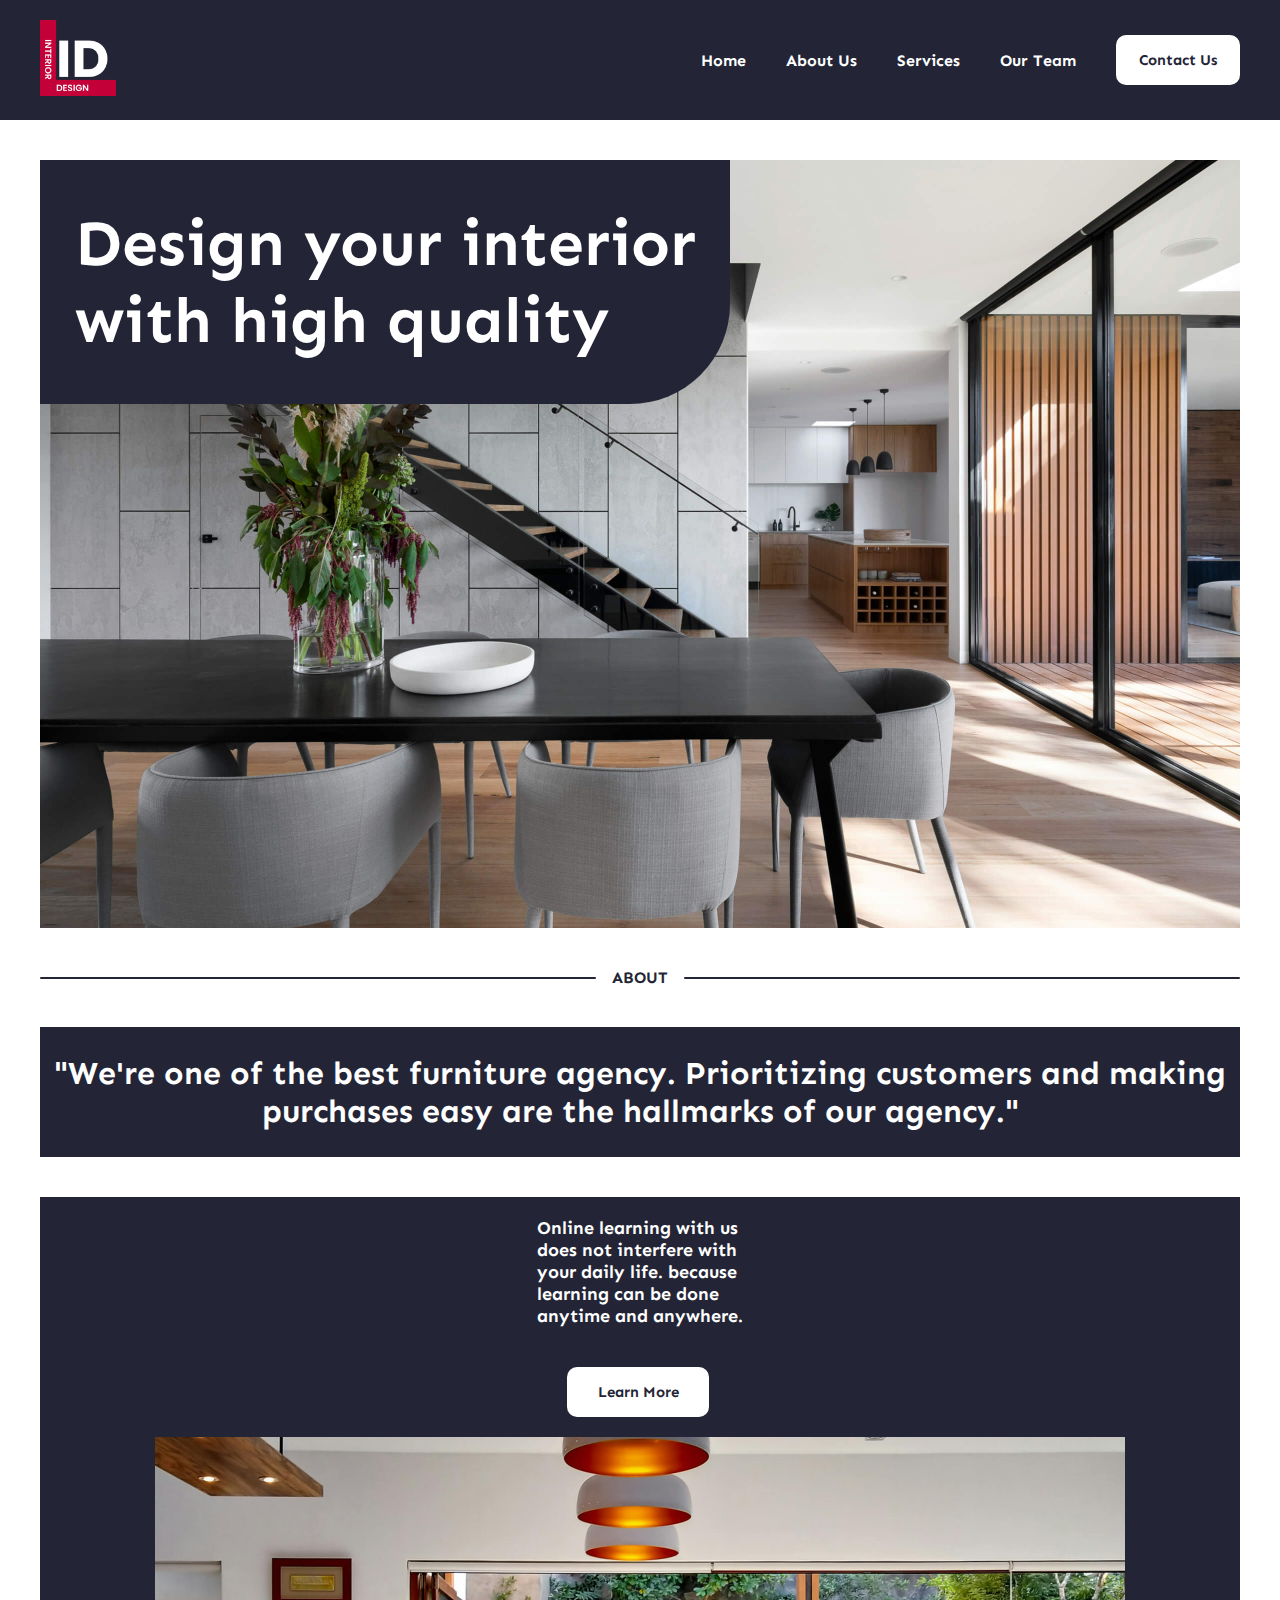
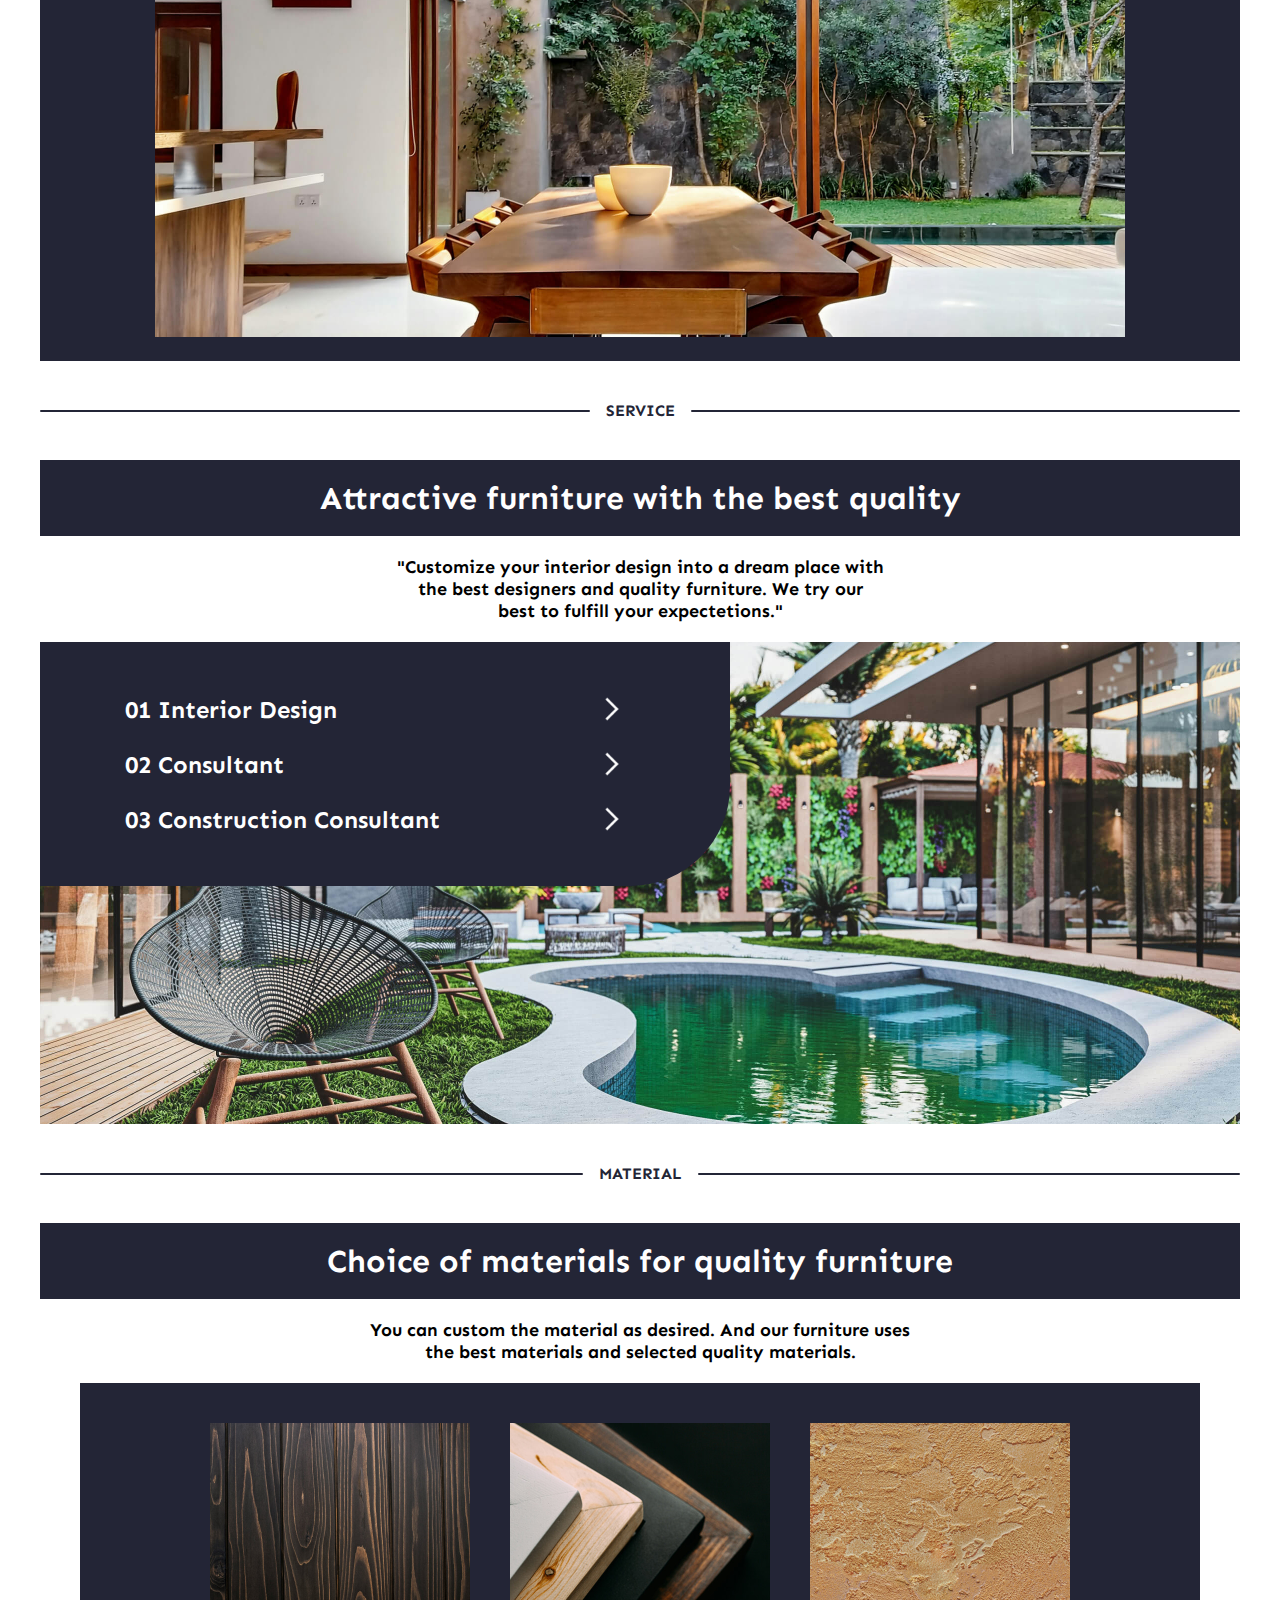
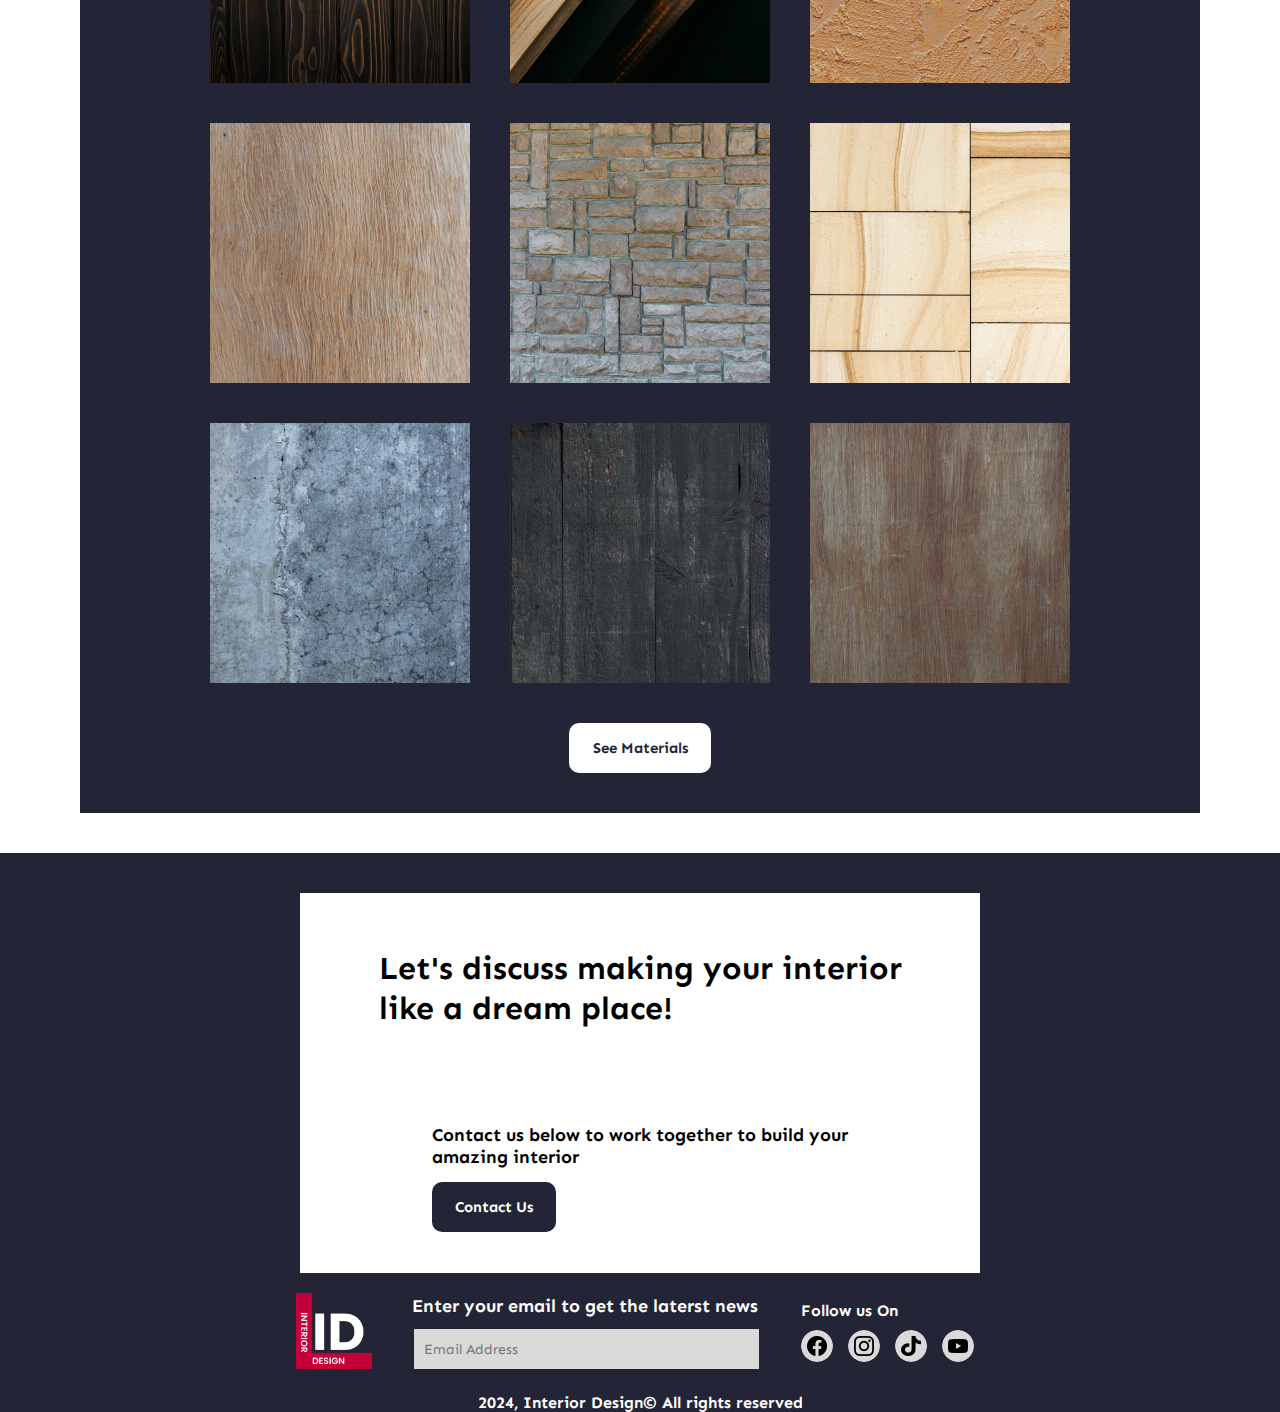
<file: 1_Home/index.html>
<!DOCTYPE html>
<html lang="en">

<head>
    <meta charset="UTF-8">
    <meta name="viewport" content="width=device-width, initial-scale=1.0">
    <title>Home</title>
    <link rel="stylesheet" href="styles.css">

    <!--------------------------------------- шрифт ---------------------------------------->
    <style>
        @import url('https://fonts.googleapis.com/css2?family=Sen:wght@400..800&display=swap');
    </style>
    <!-------------------------------------------------------------------------------------->

</head>

<body>

    <header>
        <nav class="container-nav">
            <div class="logo">
                <img src="images/Logo.png" alt="logo" class="logo" />
            </div>
            <input id="menu-toggle" type="checkbox" />
            <label class="menu-button-container flex-column justify-between" for="menu-toggle">
                <span></span>
                <span></span>
                <span></span>
            </label>
            <ul class="menu">
                <li><a href="/1_Home/index.html">Home</a></li>
                <li><a href="/2_About Us/index.html">About Us</a></li>
                <li><a href="/3_Services/index.html">Services</a></li>
                <li><a href="/4_Our Team/index.html">Our Team</a></li>
                <li><a href="/5_Contact Us/index.html"><button>Contact Us</button></a></li>
            </ul>
        </nav>
    </header>

    <main>
        <div class="container-home">
            <div class="group-home">
                <p>Design your interior <br> with high quality</p>
            </div>
        </div>

        <div class="lines-1">
            <hr class="line-1">
            <h4>ABOUT</h4>
            <hr class="line-1">
        </div>

        <div class="text-1">
            <p> "We're one of the best furniture agency. Prioritizing customers and making <br> purchases
                easy are the hallmarks of our agency."
            </p>
        </div>

        <div class="container-learn">

            <div class="group-learn">
                <div class="block-learn">Online learning with us <br> does not interfere with <br> your daily life.
                    because <br>
                    learning can be done <br> anytime and anywhere.
                    <button class="btn2">
                        Learn More
                    </button>
                </div>
            </div>
            <div class="image-learn"><img src="images/Banner_2.jpg" alt=""></div>
        </div>

        <div class="lines-2">
            <hr class="line-2">
            <h4>SERVICE</h4>
            <hr class="line-2">
        </div>

        <div class="text-2">
            <p>Attractive furniture with the best quality</p>
        </div>

        <div class="text-3">
            <p>"Customize your interior design into a dream place with <br> the best designers and quality furniture.
                We
                try our <br>
                best to fulfill your expectetions."</p>
        </div>

        <div class="container-banner-3">
            <div class="blocks">
                <div class="block_1">
                    <p>01 Interior Design</p><a href="#"><img src="images/right_1.png" alt="#"></a>
                </div>
                <div class="block_2">
                    <p>02 Consultant</p><a href="#"><img src="images/right_1.png" alt="#"></a>
                </div>
                <div class="block_3">
                    <p>03 Construction Consultant</p><a href="#"><img src="images/right_1.png" alt="#"></a>
                </div>
            </div>
        </div>

        <div class="lines-3">
            <hr class="line-3">
            <h4>MATERIAL</h4>
            <hr class="line-3">
        </div>

        <div class="text-4">
            <p>Choice of materials for quality furniture</p>
        </div>

        <div class="text-5">
            <p>You can custom the material as desired. And our furniture uses <br> the best materials and selected
                quality
                materials.</p>
        </div>

        <div class="container grid">

            <div class="cards-collection grid">
                <div class="card"><img src="images/image_1.jpg" alt=""></div>
                <div class="card"><img src="images/image_2.jpg" alt=""></div>
                <div class="card"><img src="images/image_3.jpg" alt=""></div>
                <div class="card"><img src="images/image_4.jpg" alt=""></div>
                <div class="card"><img src="images/image_5.jpg" alt=""></div>
                <div class="card"><img src="images/image_6.jpg" alt=""></div>
                <div class="card"><img src="images/image_7.jpg" alt=""></div>
                <div class="card"><img src="images/image_8.jpg" alt=""></div>
                <div class="card"><img src="images/image_9.jpg" alt=""></div>
            </div>

            <div class="container-button">
                <button class="btn3">See Materials</button>
            </div>
        </div>
    </main>

    <footer>
        <div class="footer-containers-1">
            <div class="f-container-1">
                <div class="f-block-1">
                    <p>Let's discuss making your interior <br> like a dream place!</p>
                </div>
            </div>
            <div class="f-container-2">
                <div class="f-block-2">
                    <p>Contact us below to work together to build your <br> amazing interior</p>
                    <button>
                        Contact Us
                    </button>
                </div>
            </div>
        </div>

        <div class="footer-containers-2">
            <div class="f-container-3">
                <div class="f-block-3">
                    <img src="images/Logo.png" alt="logo">
                </div>
            </div>
            <div class="f-container-4">
                <div class="f-block-4">
                    <p>Enter your email to get the laterst news</p>
                    <Input class="mail" type="text" placeholder="Email Address"></Input>
                </div>
            </div>
            <div class="f-container-5">
                <div class="f-block-5">Follow us On
                    <nav>
                        <a href="#"><img src="images/Group 1480.png" alt=""></a>
                        <a href="#"><img src="images/Group 2480.png" alt=""></a>
                        <a href="#"><img src="images/Group 3480.png" alt=""></a>
                        <a href="#"><img src="images/Group 4480.png" alt=""></a>
                    </nav>
                </div>
            </div>
        </div>
        <div class="copy">2024, Interior Design&copy; All rights reserved</div>
    </footer>

</body>
</html>
</file>
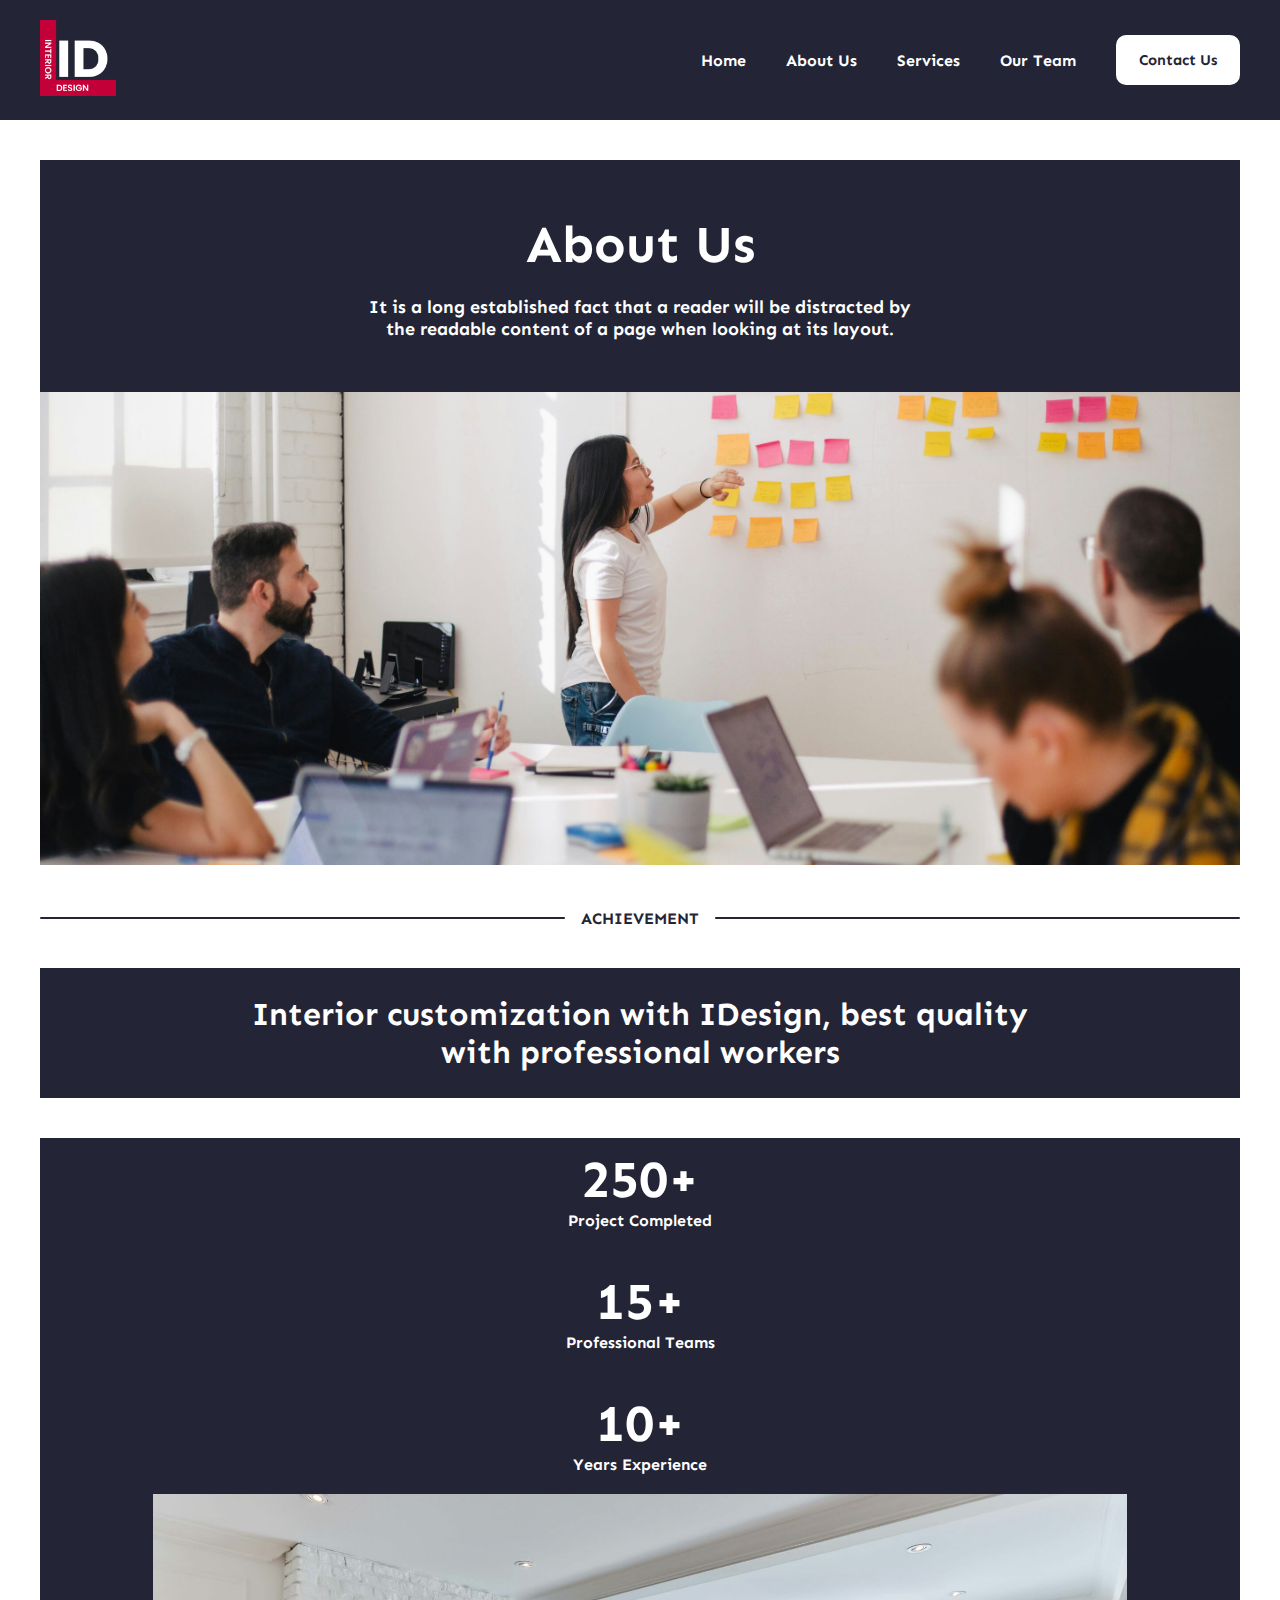
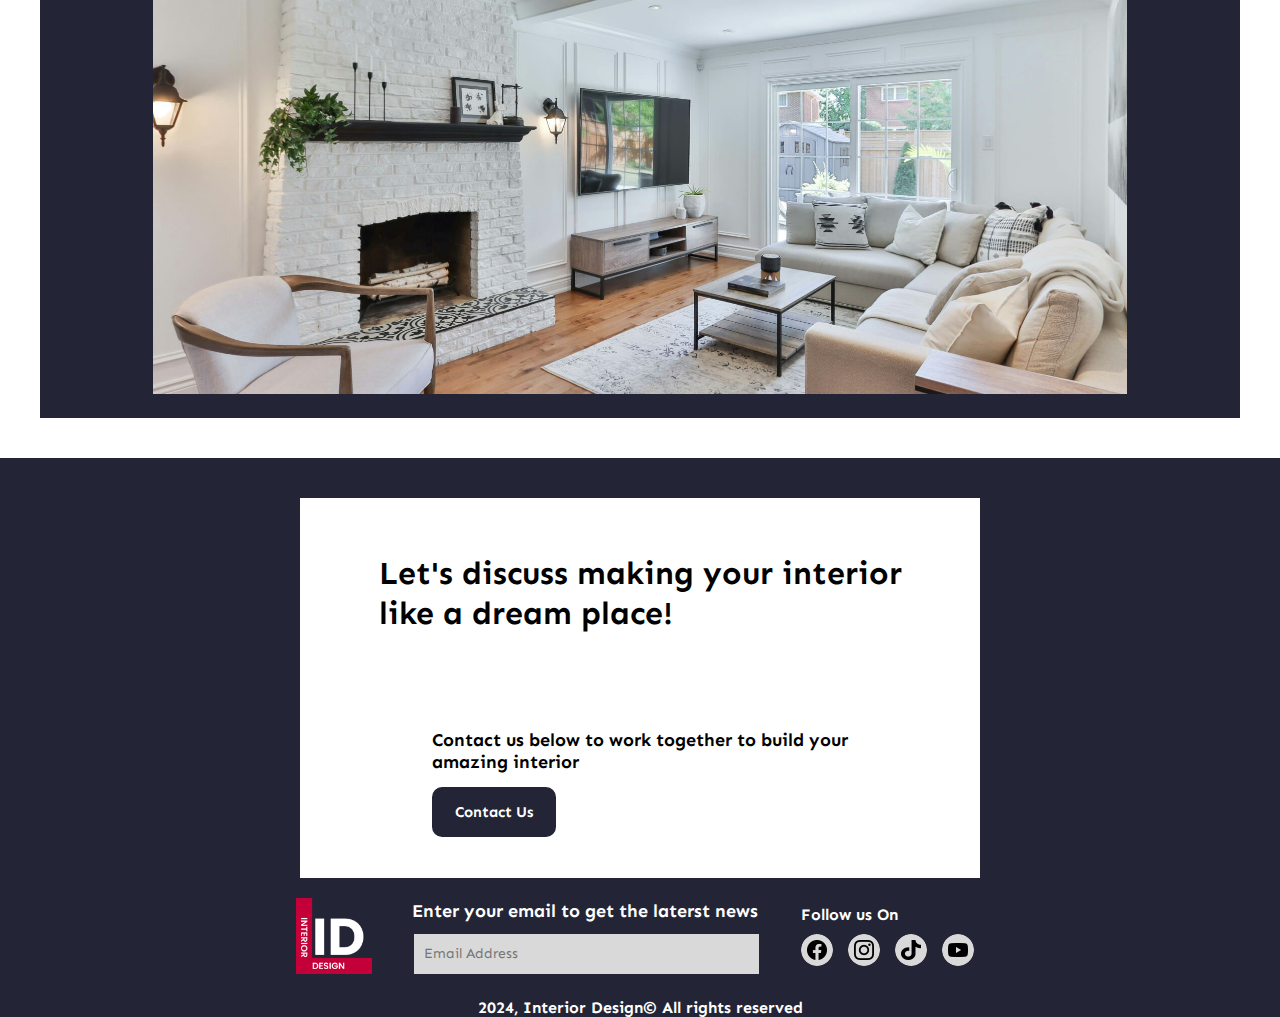
<file: 2_About Us/index.html>
<!DOCTYPE html>
<html lang="en">

<head>
    <meta charset="UTF-8">
    <meta name="viewport" content="width=device-width, initial-scale=1.0">
    <title>About Us</title>
    <link rel="stylesheet" href="styles.css">

    <!--------------------------------------- шрифт ---------------------------------------->
    <style>
        @import url('https://fonts.googleapis.com/css2?family=Sen:wght@400..800&display=swap');
    </style>
    <!-------------------------------------------------------------------------------------->

</head>

<body>

    <header>
        <nav class="container-nav">
            <div class="logo">
                <img src="images/Logo.png" alt="logo" class="logo" />
            </div>
            <input id="menu-toggle" type="checkbox" />
            <label class="menu-button-container flex-column justify-between" for="menu-toggle">
                <span></span>
                <span></span>
                <span></span>
            </label>
            <ul class="menu">
                <li><a href="/1_Home/index.html">Home</a></li>
                <li><a href="/2_About Us/index.html">About Us</a></li>
                <li><a href="/3_Services/index.html">Services</a></li>
                <li><a href="/4_Our Team/index.html">Our Team</a></li>
                <li><a href="/5_Contact Us/index.html"><button>Contact Us</button></a></li>
            </ul>
        </nav>
    </header>

    <main>

        <div class="group-about">
                <h2>About Us</h2>
                <p>It is a long established fact that a reader will be distracted by <br> the readable content of a page
                    when looking at its layout.</p>
        </div>
        <div class="container-about"><img src="images/Banner1_image.jpg" alt=""></div>

        <div class="lines-1">
            <hr class="line-1">
            <h4>ACHIEVEMENT</h4>
            <hr class="line-1">
        </div>

        <div class="text-1">
            <p>Interior customization with IDesign, best quality <br>
                with professional workers</p>
        </div>

        <div class="container-banner">

            <div class="group">
                <div class="block-banner">
                    <div>
                        <h3>250+</h3>
                        <p>Project Completed</p>
                    </div>
                    <div>
                        <h3>15+</h3>
                        <p>Professional Teams</p>
                    </div>
                    <div>
                        <h3>10+</h3>
                        <p>Years Experience</p>
                    </div>
                </div>
            </div>
            <div class="container-image"><img src="images/Banner_2.jpg" alt=""></div>

        </div>

    </main>


    <footer>
        <div class="footer-containers-1">
            <div class="f-container-1">
                <div class="f-block-1">
                    <p>Let's discuss making your interior <br> like a dream place!</p>
                </div>
            </div>
            <div class="f-container-2">
                <div class="f-block-2">
                    <p>Contact us below to work together to build your <br> amazing interior</p>
                    <button>
                        Contact Us
                    </button>
                </div>
            </div>
        </div>

        <div class="footer-containers-2">
            <div class="f-container-3">
                <div class="f-block-3">
                    <img src="images/Logo.png" alt="logo">
                </div>
            </div>
            <div class="f-container-4">
                <div class="f-block-4">
                    <p>Enter your email to get the laterst news</p>
                    <Input class="mail" type="text" placeholder="Email Address"></Input>
                </div>
            </div>
            <div class="f-container-5">
                <div class="f-block-5">Follow us On
                    <nav>
                        <a href="#"><img src="images/Group 1480.png" alt=""></a>
                        <a href="#"><img src="images/Group 2480.png" alt=""></a>
                        <a href="#"><img src="images/Group 3480.png" alt=""></a>
                        <a href="#"><img src="images/Group 4480.png" alt=""></a>
                    </nav>
                </div>
            </div>
        </div>
        <div class="copy">2024, Interior Design&copy; All rights reserved</div>
    </footer>

</body>
</html>
</file>
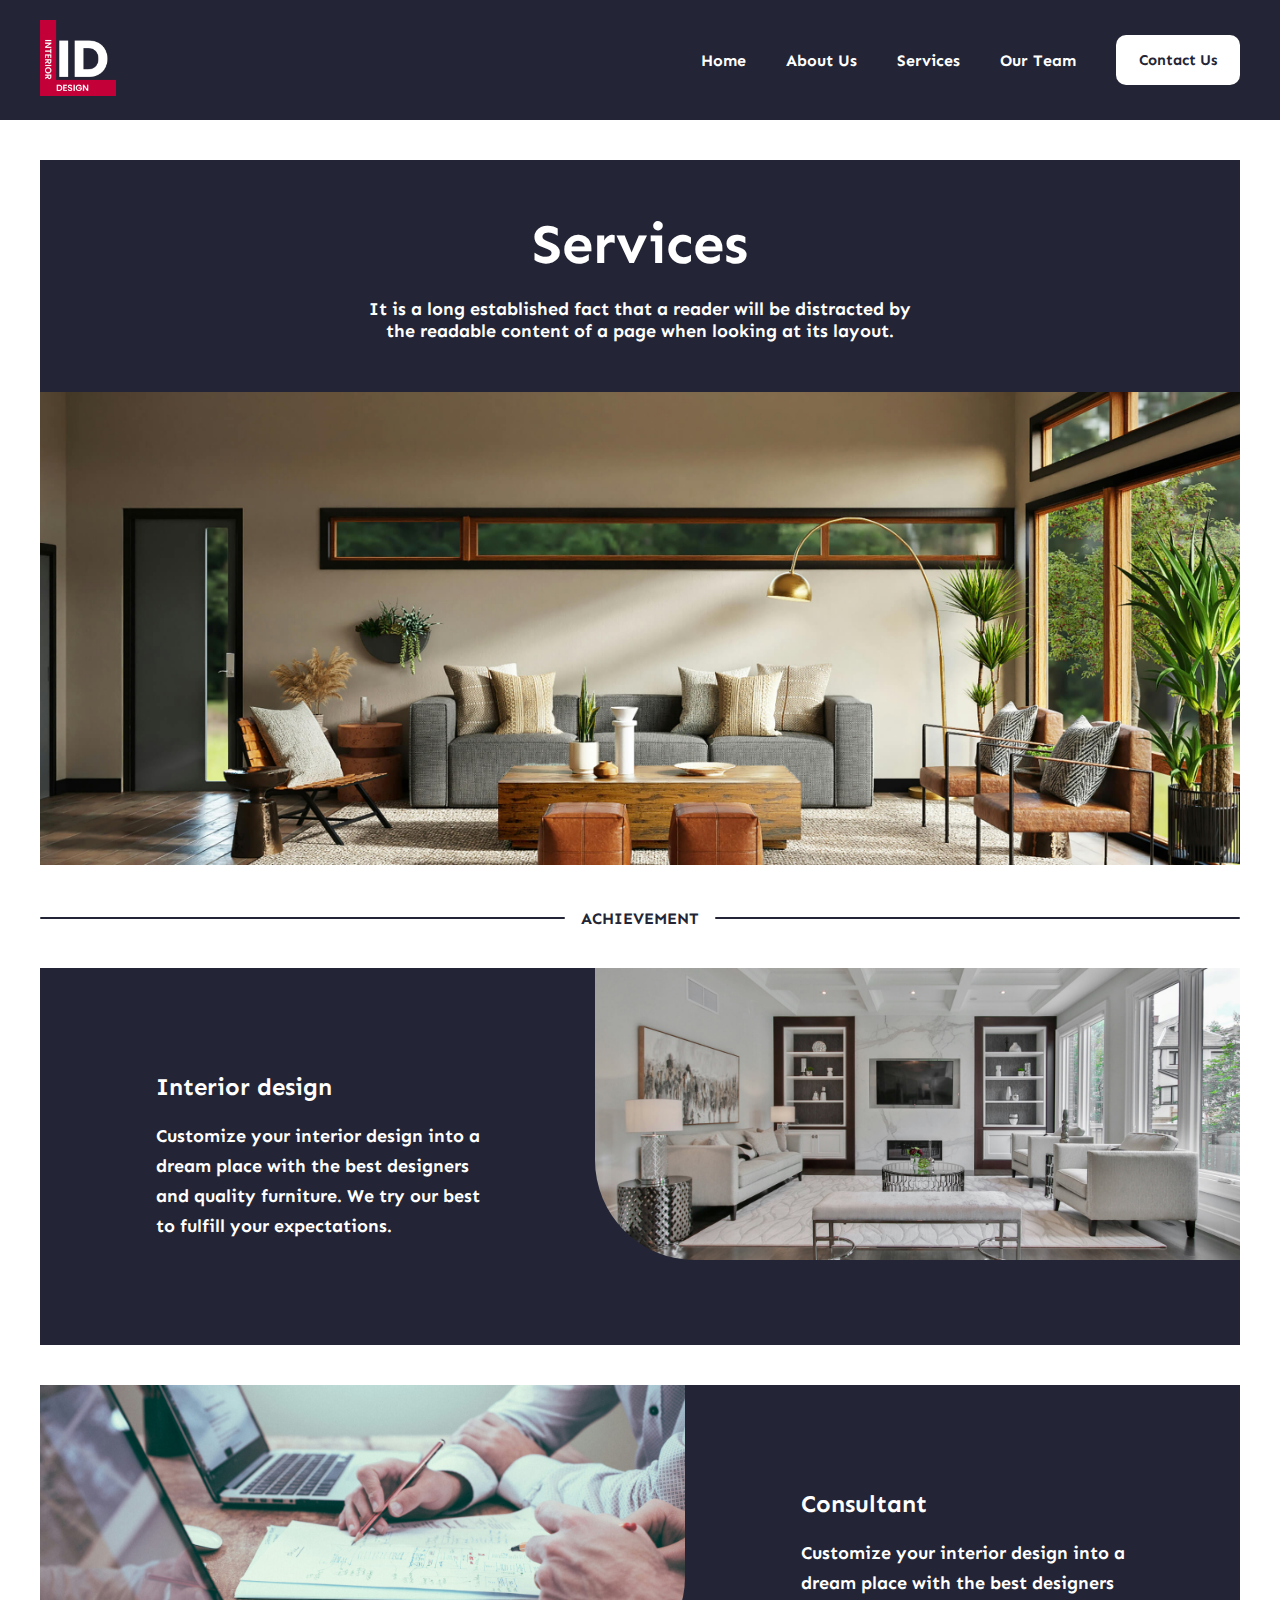
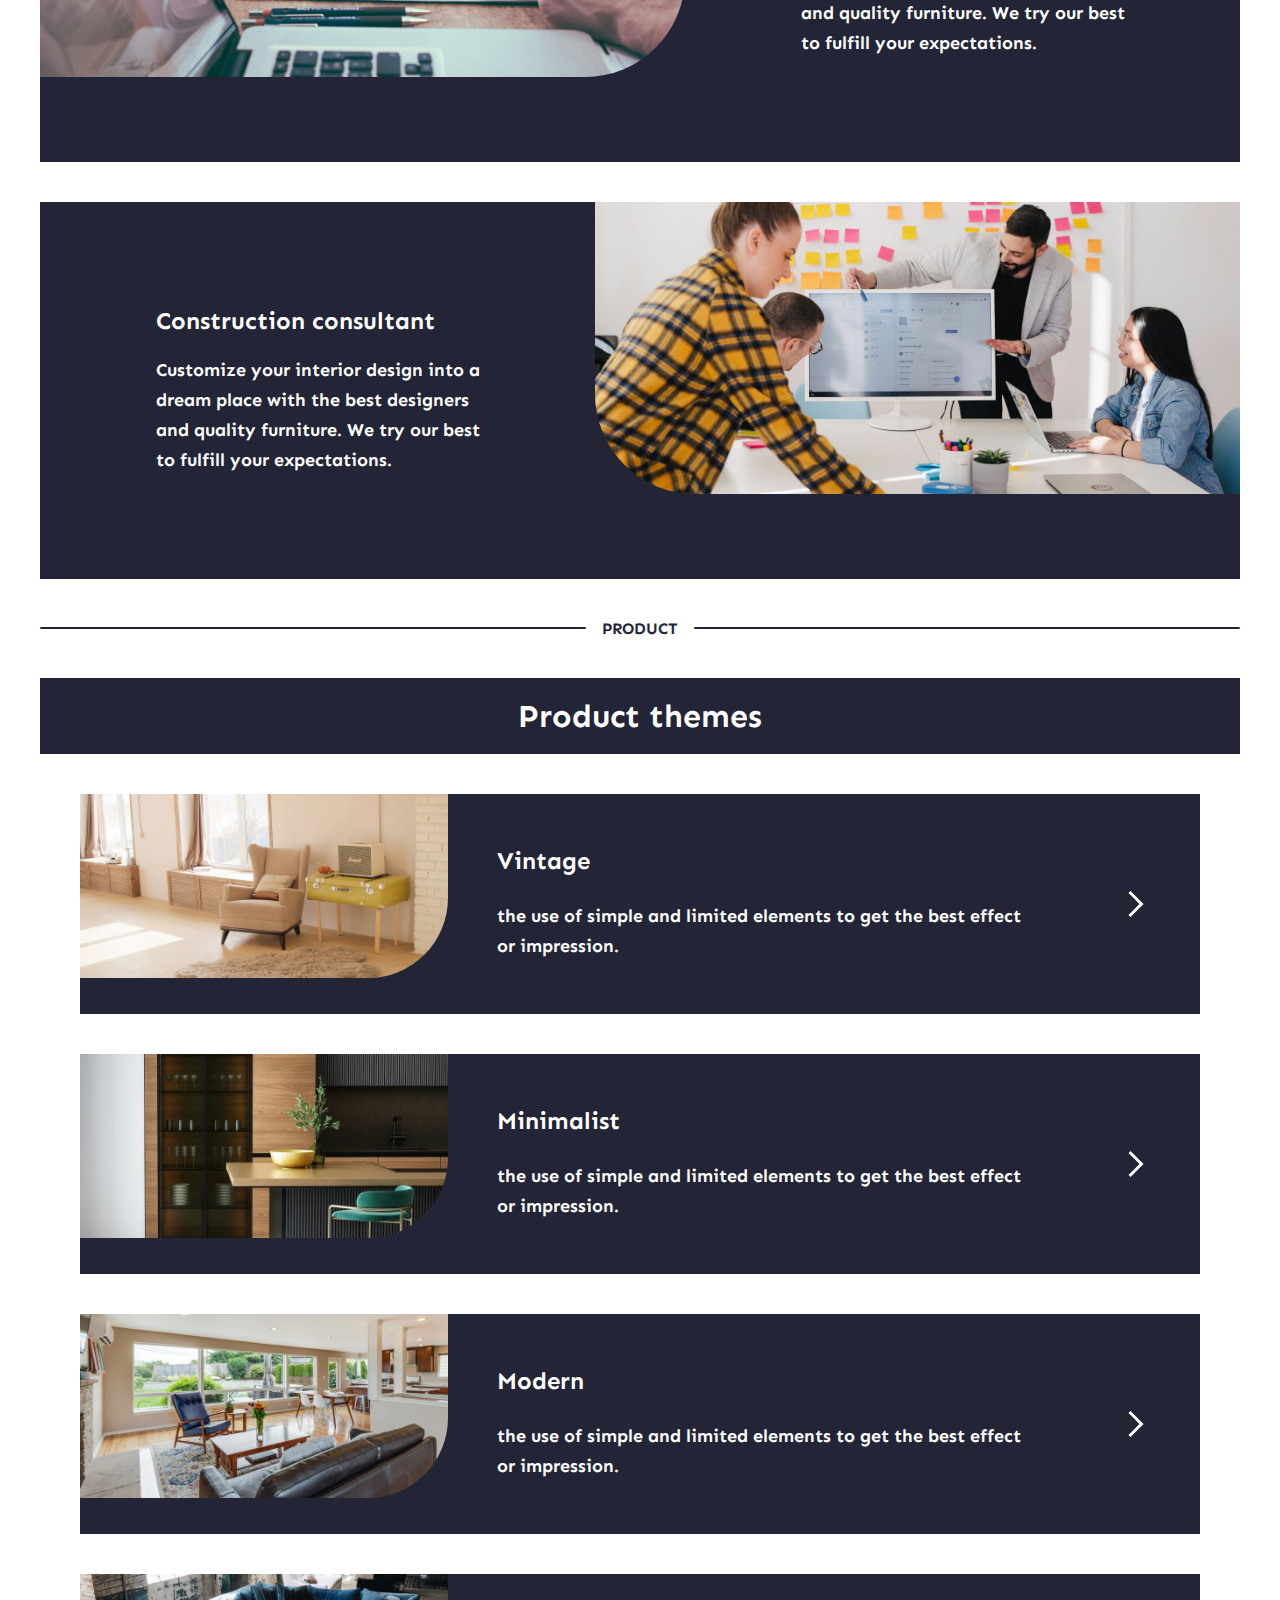
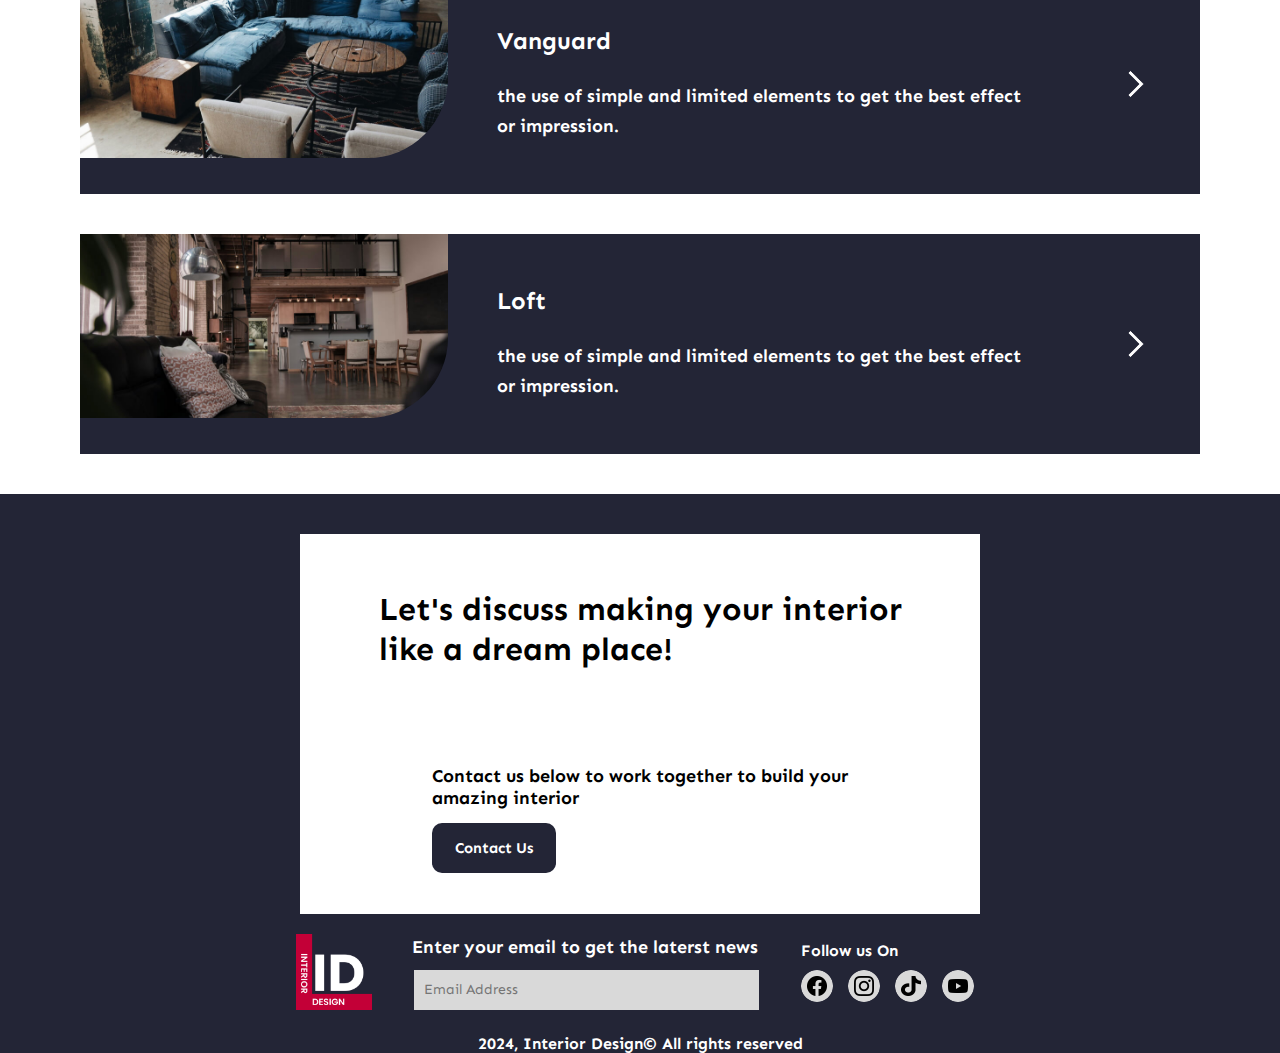
<file: 3_Services/index.html>
<!DOCTYPE html>
<html lang="en">

<head>
    <meta charset="UTF-8">
    <meta name="viewport" content="width=device-width, initial-scale=1.0">
    <title>Services</title>
    <link rel="stylesheet" href="styles.css">

    <!--------------------------------------- шрифт ---------------------------------------->
    <style>
        @import url('https://fonts.googleapis.com/css2?family=Sen:wght@400..800&display=swap');
    </style>
    <!-------------------------------------------------------------------------------------->

</head>

<body>

    <header>
        <nav class="container-nav">
            <div class="logo">
                <img src="images/Logo.png" alt="logo" class="logo" />
            </div>
            <input id="menu-toggle" type="checkbox" />
            <label class="menu-button-container flex-column justify-between" for="menu-toggle">
                <span></span>
                <span></span>
                <span></span>
            </label>
            <ul class="menu">
                <li><a href="/1_Home/index.html">Home</a></li>
                <li><a href="/2_About Us/index.html">About Us</a></li>
                <li><a href="/3_Services/index.html">Services</a></li>
                <li><a href="/4_Our Team/index.html">Our Team</a></li>
                <li><a href="/5_Contact Us/index.html"><button>Contact Us</button></a></li>
            </ul>
        </nav>
    </header>



    <main>

        <div class="group-services">
            <div class="text-1">
                <h1>Services</h1>
                <p>It is a long established fact that a reader will be distracted by <br> the readable
                    content of a page when looking at its layout.</p>
            </div>
        </div>
        <div class="container-services"><img src="images/Banner image.jpg" alt=""></div>


        <div class="lines-1">
            <hr class="line-1">
            <h4>ACHIEVEMENT</h4>
            <hr class="line-1">
        </div>


        <div class="container-banner-1">

            <div class="group-1">
                <div class="block-banner-1">
                    <h2>Interior design</h2>
                    <p>Customize your interior design into a <br> dream place with the best designers <br> and quality
                        furniture. We try our best <br> to fulfill your expectations.</p>
                </div>
            </div>
            <div class="container-image-1"><img src="images/Image_1.jpg" alt=""></div>

        </div>

        <div class="container-banner-2">

            <div class="container-image-2"><img src="images/Image_2.jpg" alt=""></div>
            <div class="group-2">
                <div class="block-banner-2">
                    <h2>Consultant</h2>
                    <p>Customize your interior design into a <br> dream place with the best designers <br> and quality
                        furniture. We try our best <br> to fulfill your expectations.</p>
                </div>
            </div>

        </div>

        <div class="container-banner-3">

            <div class="group-3">
                <div class="block-banner-3">
                    <h2>Construction consultant</h2>
                    <p>Customize your interior design into a <br> dream place with the best designers <br> and quality
                        furniture. We try our best <br> to fulfill your expectations.</p>
                </div>
            </div>
            <div class="container-image-3"><img src="images/Image_3.jpg" alt=""></div>

        </div>


        <div class="lines-2">
            <hr class="line-2">
            <h4>PRODUCT</h4>
            <hr class="line-2">
        </div>


        <div class="text-2">
            <p>Product themes</p>
        </div>



        <div class="product-container">

            <div class="image-1"><img src="images/Vintage image.jpg" alt=""></div>
            <div class="banner">
                <div class="second-block">
                    <h3>Vintage</h3>
                    <p>the use of simple and limited elements to get the best effect <br> or impression.</p>
                </div>
                <div class="btn-right">
                    <img src="images/Button_right_1.png" alt="button">
                </div>
            </div>

        </div>



        <div class="product-container">

            <div class="image-2"><img src="images/Minimalist image.jpg" alt=""></div>
            <div class="banner">
                <div class="second-block">
                    <h3>Minimalist</h3>
                    <p>the use of simple and limited elements to get the best effect <br> or impression.</p>
                </div>
                <div class="btn-right">
                    <img src="images/Button_right_1.png" alt="button">
                </div>
            </div>

        </div>

        <div class="product-container">

            <div class="image-3"><img src="images/Modern image.jpg" alt=""></div>
            <div class="banner">
                <div class="second-block">
                    <h3>Modern</h3>
                    <p>the use of simple and limited elements to get the best effect <br> or impression.</p>
                </div>
                <div class="btn-right">
                    <img src="images/Button_right_1.png" alt="button">
                </div>
            </div>

        </div>

        <div class="product-container">

            <div class="image-4"><img src="images/Vanguard image.jpg" alt=""></div>
            <div class="banner">
                <div class="second-block">
                    <h3>Vanguard</h3>
                    <p>the use of simple and limited elements to get the best effect <br> or impression.</p>
                </div>
                <div class="btn-right">
                    <img src="images/Button_right_1.png" alt="button">
                </div>
            </div>

        </div>

        <div class="product-container">

            <div class="image-5"><img src="images/Loft image.jpg" alt=""></div>
            <div class="banner">
                <div class="second-block">
                    <h3>Loft</h3>
                    <p>the use of simple and limited elements to get the best effect <br> or impression.</p>
                </div>
                <div class="btn-right">
                    <img src="images/Button_right_1.png" alt="button">
                </div>
            </div>


        </div>



    </main>


    <footer>
        <div class="footer-containers-1">
            <div class="f-container-1">
                <div class="f-block-1">
                    <p>Let's discuss making your interior <br> like a dream place!</p>
                </div>
            </div>
            <div class="f-container-2">
                <div class="f-block-2">
                    <p>Contact us below to work together to build your <br> amazing interior</p>
                    <button>
                        Contact Us
                    </button>
                </div>
            </div>
        </div>


        <div class="footer-containers-2">
            <div class="f-container-3">
                <div class="f-block-3">
                    <img src="images/Logo.png" alt="logo">
                </div>
            </div>
            <div class="f-container-4">
                <div class="f-block-4">
                    <p>Enter your email to get the laterst news</p>
                    <Input class="mail" type="text" placeholder="Email Address"></Input>
                </div>
            </div>
            <div class="f-container-5">
                <div class="f-block-5">Follow us On
                    <nav>
                        <a href="#"><img src="images/Group 1480.png" alt=""></a>
                        <a href="#"><img src="images/Group 2480.png" alt=""></a>
                        <a href="#"><img src="images/Group 3480.png" alt=""></a>
                        <a href="#"><img src="images/Group 4480.png" alt=""></a>
                    </nav>
                </div>
            </div>
        </div>
        <div class="copy">2024, Interior Design&copy; All rights reserved</div>
    </footer>




</body>

</html>
</file>
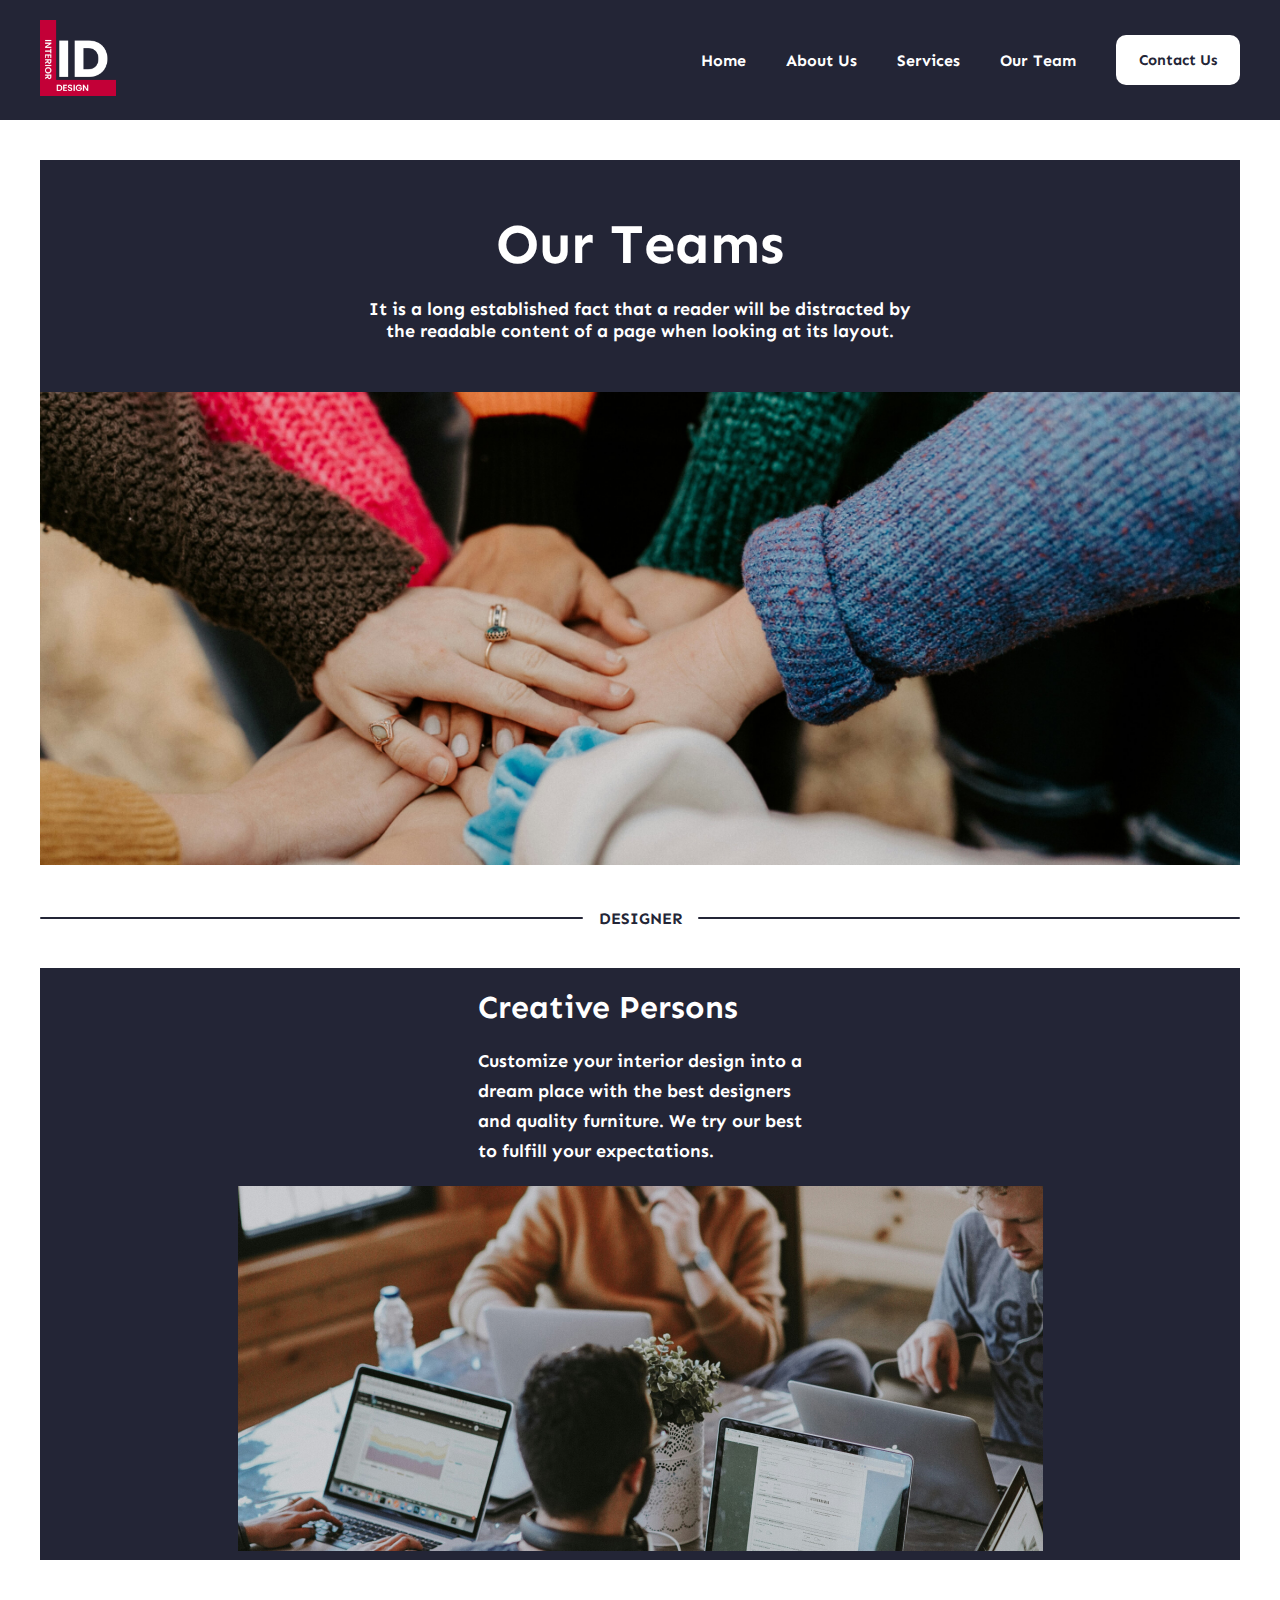
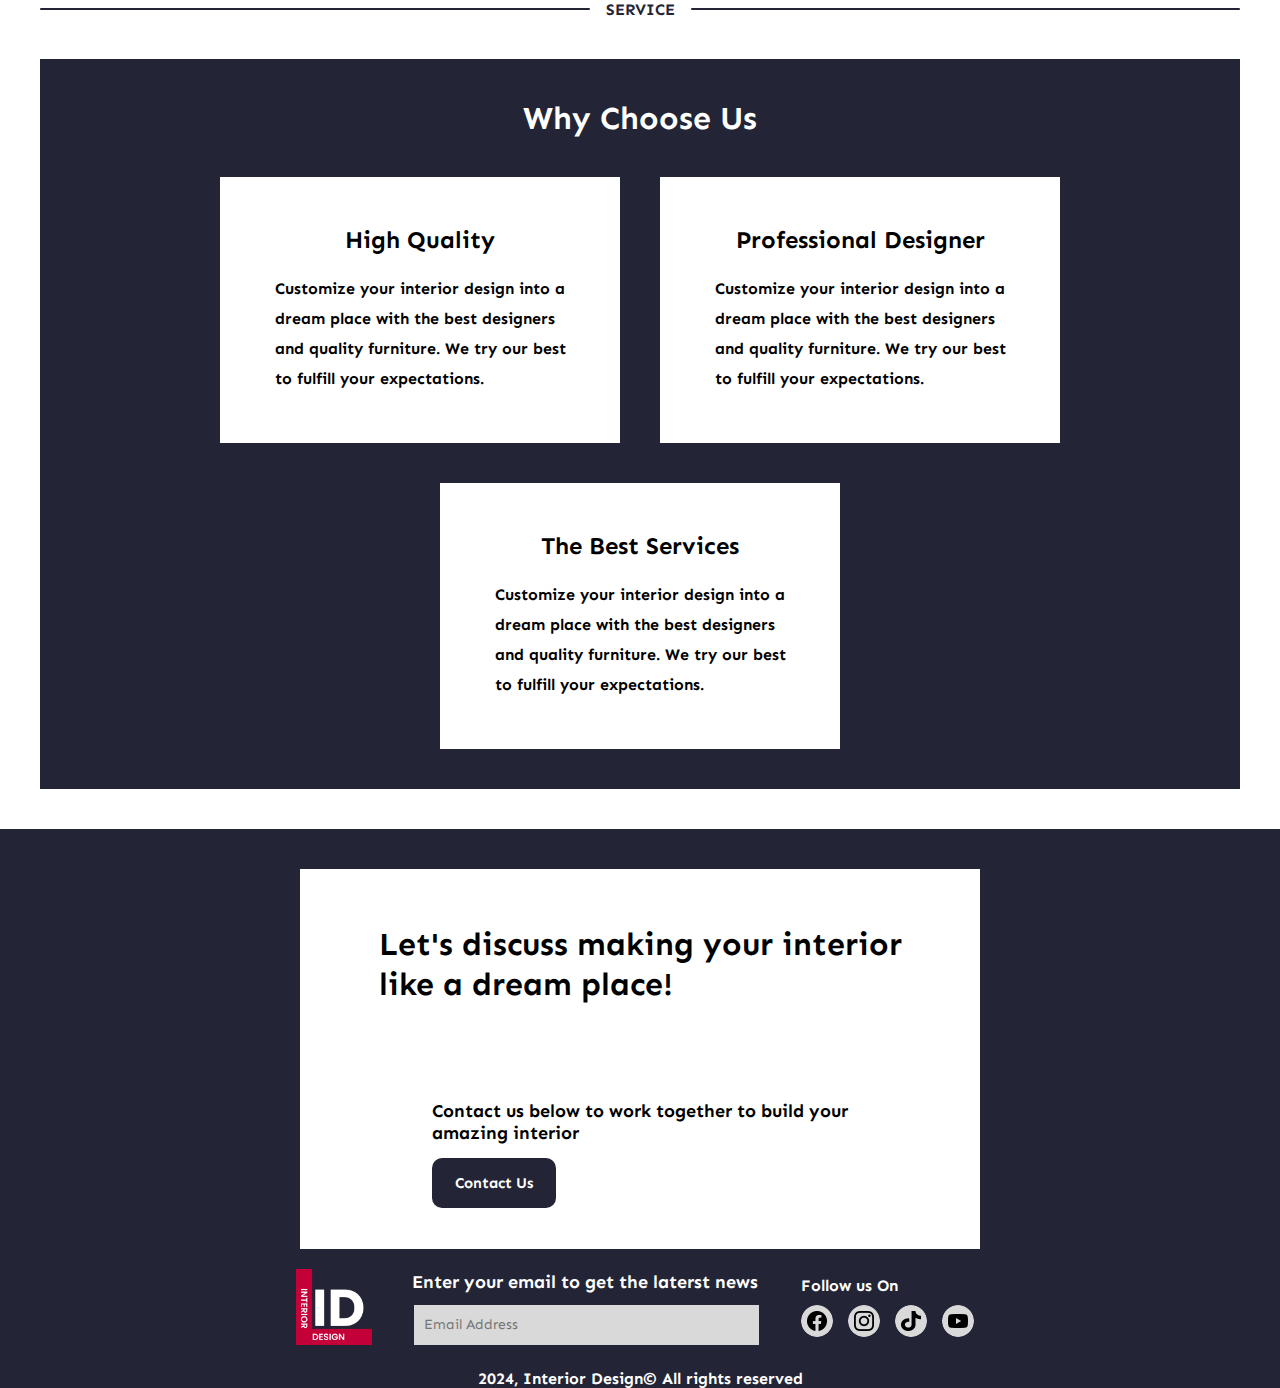
<file: 4_Our Team/index.html>
<!DOCTYPE html>
<html lang="en">

<head>
    <meta charset="UTF-8">
    <meta name="viewport" content="width=device-width, initial-scale=1.0">
    <title>Our Team</title>
    <link rel="stylesheet" href="styles.css">

    <!--------------------------------------- шрифт ---------------------------------------->
    <style>
        @import url('https://fonts.googleapis.com/css2?family=Sen:wght@400..800&display=swap');
    </style>
    <!-------------------------------------------------------------------------------------->

</head>

<body>

    <header>
        <nav class="container-nav">
            <div class="logo">
                <img src="images/Logo.png" alt="logo" class="logo" />
            </div>
            <input id="menu-toggle" type="checkbox" />
            <label class="menu-button-container flex-column justify-between" for="menu-toggle">
                <span></span>
                <span></span>
                <span></span>
            </label>
            <ul class="menu">
                <li><a href="/1_Home/index.html">Home</a></li>
                <li><a href="/2_About Us/index.html">About Us</a></li>
                <li><a href="/3_Services/index.html">Services</a></li>
                <li><a href="/4_Our Team/index.html">Our Team</a></li>
                <li><a href="/5_Contact Us/index.html"><button>Contact Us</button></a></li>
            </ul>
        </nav>
    </header>



    <main>

        <div class="group-teams">
            <h1>Our Teams</h1>
            <p class="text">It is a long established fact that a reader will be distracted by <br> the readable
                content of a page when looking at its layout.</p>
        </div>
        <div class="container-teams"><img src="images/Banner image.jpg" alt=""></div>


        <div class="lines-1">
            <hr class="line-1">
            <h4>DESIGNER</h4>
            <hr class="line-1">
        </div>

        <div class="container-banner">

            <div class="group">
                <div class="block-banner">
                    <h3>Creative Persons</h3>
                    <p>Customize your interior design into a <br> dream place with the best designers <br> and quality
                        furniture.
                        We try our best <br> to fulfill your expectations.</p>
                </div>
            </div>
            <div class="container-image"><img src="images/Image Creative Persons.jpg" alt=""></div>

        </div>

        <div class="lines-2">
            <hr class="line-2">
            <h4>SERVICE</h4>
            <hr class="line-2">
        </div>


        <div class="menu-cards">
            <div class="menu-2"><h2>Why Choose Us</h2></div>
            
            <div class="cards-gallery">
                <div class="card">
                    <h3>High Quality</h3>
                    <p>Customize your interior design into a <br> dream place with the best designers <br> and quality furniture. We try our best <br> to fulfill your expectations.</p>
                </div>
                <div class="card">
                    <h3>Professional Designer</h3>
                    <p>Customize your interior design into a <br> dream place with the best designers <br> and quality furniture. We try our best <br> to fulfill your expectations.</p>
                </div>
                <div class="card">
                    <h3>The Best Services</h3>
                    <p>Customize your interior design into a <br> dream place with the best designers <br> and quality furniture. We try our best <br> to fulfill your expectations.</p>
                </div>
            </div>
        </div>

    </main>

    
    <footer>
        <div class="footer-containers-1">
            <div class="f-container-1">
                <div class="f-block-1">
                    <p>Let's discuss making your interior <br> like a dream place!</p>
                </div>
            </div>
            <div class="f-container-2">
                <div class="f-block-2">
                    <p>Contact us below to work together to build your <br> amazing interior</p>
                    <button>
                        Contact Us
                    </button>
                </div>
            </div>
        </div>
        <div class="footer-containers-2">
            <div class="f-container-3">
                <div class="f-block-3">
                    <img src="images/Logo.png" alt="logo">
                </div>
            </div>
            <div class="f-container-4">
                <div class="f-block-4">
                    <p>Enter your email to get the laterst news</p>
                    <Input class="mail" type="text" placeholder="Email Address"></Input>
                </div>
            </div>
            <div class="f-container-5">
                <div class="f-block-5">Follow us On
                    <nav>
                        <a href="#"><img src="images/Group 1480.png" alt=""></a>
                        <a href="#"><img src="images/Group 2480.png" alt=""></a>
                        <a href="#"><img src="images/Group 3480.png" alt=""></a>
                        <a href="#"><img src="images/Group 4480.png" alt=""></a>
                    </nav>
                </div>
            </div>
        </div>
        <div class="copy">2024, Interior Design&copy; All rights reserved</div>
    </footer>





</body>

</html>
</file>
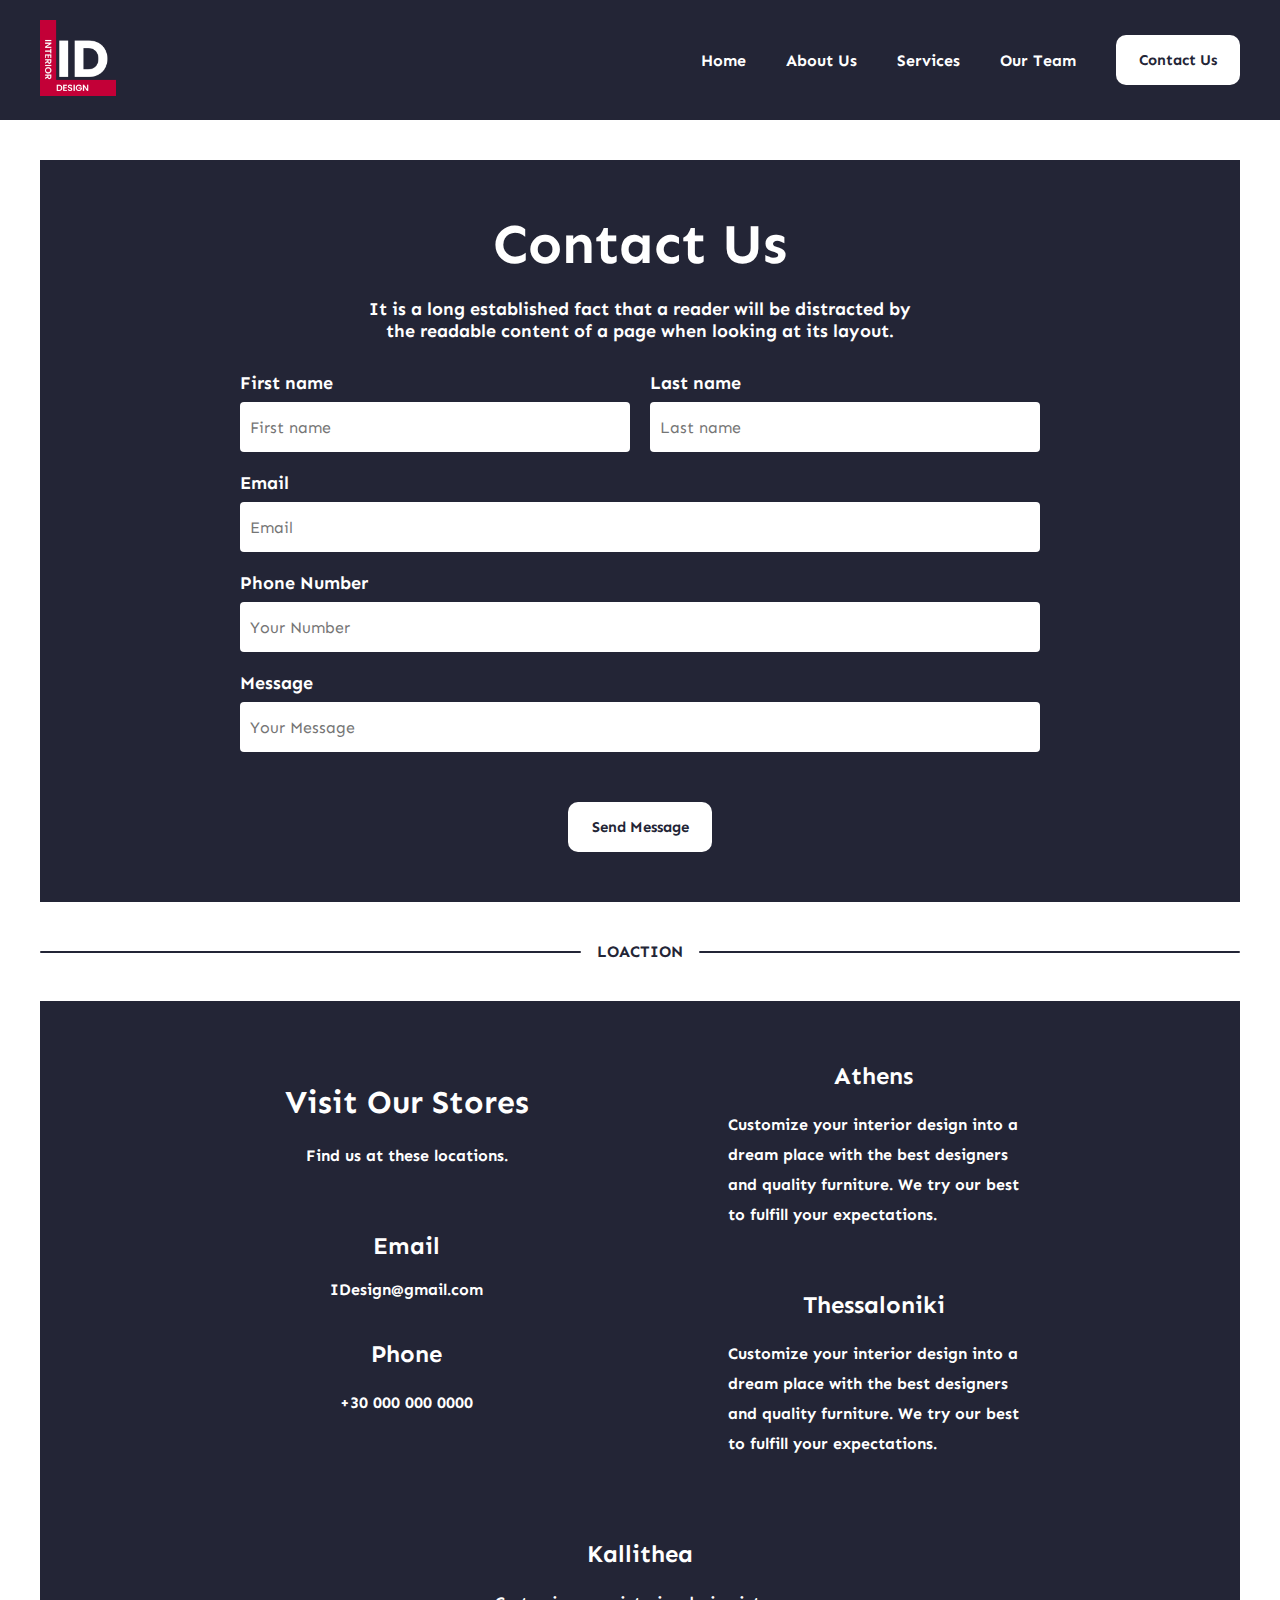
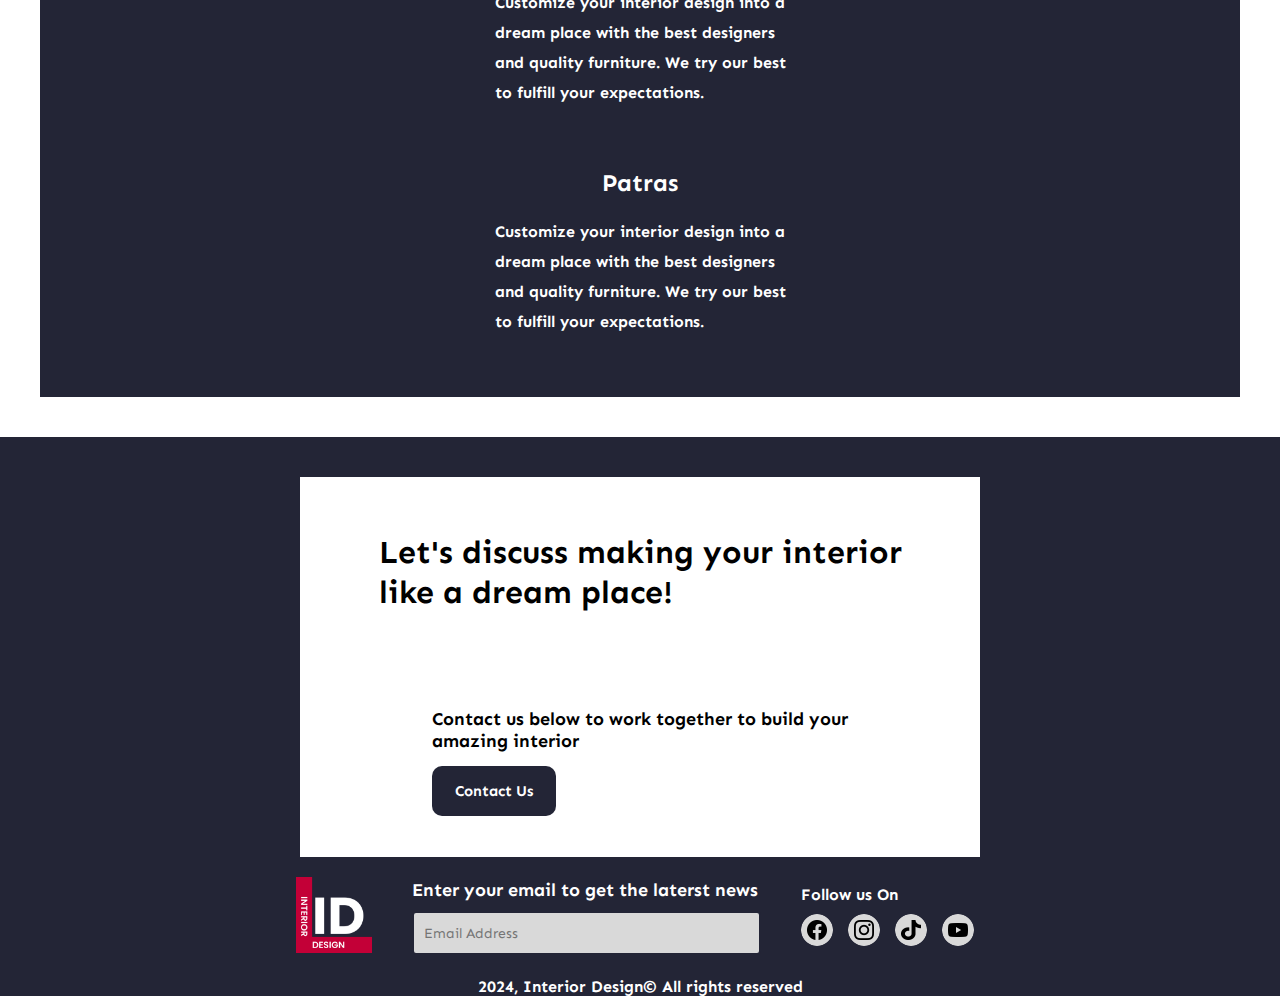
<file: 5_Contact Us/index.html>
<!DOCTYPE html>
<html lang="en">

<head>
    <meta charset="UTF-8">
    <meta name="viewport" content="width=device-width, initial-scale=1.0">
    <title>Contact Us</title>
    <link rel="stylesheet" href="styles.css">

    <!--------------------------------------- шрифт ---------------------------------------->
    <style>
        @import url('https://fonts.googleapis.com/css2?family=Sen:wght@400..800&display=swap');
    </style>
    <!-------------------------------------------------------------------------------------->

</head>

<body>

    <header>
        <nav class="container-nav">
            <div class="logo">
                <img src="images/Logo.png" alt="logo" class="logo" />
            </div>
            <input id="menu-toggle" type="checkbox" />
            <label class="menu-button-container flex-column justify-between" for="menu-toggle">
                <span></span>
                <span></span>
                <span></span>
            </label>
            <ul class="menu">
                <li><a href="/1_Home/index.html">Home</a></li>
                <li><a href="/2_About Us/index.html">About Us</a></li>
                <li><a href="/3_Services/index.html">Services</a></li>
                <li><a href="/4_Our Team/index.html">Our Team</a></li>
                <li><a href="/5_Contact Us/index.html"><button>Contact Us</button></a></li>
            </ul>
        </nav>
    </header>


    <main>

        <section id="container-box">
            <form class="block-form">
                <div class="form-text">
                    <h1>Contact Us</h1>
                </div>
                <div class="form-text-2">
                    <h3>It is a long established fact that a reader will be distracted by <br> the readable
                        content
                        of a page when looking at its layout.
                        <div class="form-body">
                            <div class="row">
                                <div class="input-group">
                                    <label>First name </label>
                                    <input type="text" placeholder="First name">
                                </div>
                                <div class="input-group">
                                    <label>Last name</label>
                                    <input type="text" placeholder="Last name">
                                </div>
                            </div>
                            <div class="row">
                                <div class="input-group">
                                    <label>Email </label>
                                    <input type="text" placeholder="Email">
                                </div>
                            </div>
                            <div class="row">
                                <div class="input-group">
                                    <label>Phone Number</label>
                                    <input type="text" placeholder="Your Number">
                                </div>
                            </div>
                            <div class="row">
                                <div class="input-group">
                                    <label>Message </label>
                                    <input type="text" placeholder="Your Message">
                                    <!-- <textarea name="Your Message" id="#">Your Message</textarea> -->
                                </div>
                            </div>
                            <button class="btn" type="Send Message" title="Send Message">Send Message</button>
                        </div>
            </form>
        </section>

        <div class="lines-1">
            <hr class="line-1">
            <h4>LOACTION</h4>
            <hr class="line-1">
        </div>

        <div class="menu-cards">
            <div class="cards-gallery">
                <div class="card">
                    <h2>Visit Our Stores</h2>
                    <p>Find us at these locations.</p>
                    <h3>Email</h3>
                    <a href="IDesign@gmail.com">IDesign@gmail.com</a>
                    <h3>Phone</h3>
                    <p>+30 000 000 0000</p>
                </div>
                <div class="card">
                    <h3>Athens</h3>
                    <p>Customize your interior design into a <br> dream place with the best designers <br> and
                        quality furniture.
                        We try our best <br> to fulfill your expectations.</p>
                    <h3>Thessaloniki</h3>
                    <p>Customize your interior design into a <br> dream place with the best designers <br> and
                        quality furniture.
                        We try our best <br> to fulfill your expectations.</p>
                </div>
                <div class="card">
                    <h3>Kallithea</h3>
                    <p>Customize your interior design into a <br> dream place with the best designers <br> and
                        quality furniture.
                        We try our best <br> to fulfill your expectations.</p>
                    <h3>Patras</h3>
                    <p>Customize your interior design into a <br> dream place with the best designers <br> and
                        quality furniture.
                        We try our best <br> to fulfill your expectations.</p>
                </div>
            </div>
        </div>

    </main>


    <footer>
        <div class="footer-containers-1">
            <div class="f-container-1">
                <div class="f-block-1">
                    <p>Let's discuss making your interior <br> like a dream place!</p>
                </div>
            </div>
            <div class="f-container-2">
                <div class="f-block-2">
                    <p>Contact us below to work together to build your <br> amazing interior</p>
                    <button>
                        Contact Us
                    </button>
                </div>
            </div>
        </div>
        <div class="footer-containers-2">
            <div class="f-container-3">
                <div class="f-block-3">
                    <img src="images/Logo.png" alt="logo">
                </div>
            </div>
            <div class="f-container-4">
                <div class="f-block-4">
                    <p>Enter your email to get the laterst news</p>
                    <Input class="mail" type="text" placeholder="Email Address"></Input>
                </div>
            </div>
            <div class="f-container-5">
                <div class="f-block-5">Follow us On
                    <nav>
                        <a href="#"><img src="images/Group 1480.png" alt=""></a>
                        <a href="#"><img src="images/Group 2480.png" alt=""></a>
                        <a href="#"><img src="images/Group 3480.png" alt=""></a>
                        <a href="#"><img src="images/Group 4480.png" alt=""></a>
                    </nav>
                </div>
            </div>
        </div>
        <div class="copy">2024, Interior Design&copy; All rights reserved</div>
    </footer>
    
</body>

</html>
</file>
<file: 1_Home/styles.css>
*,
*::before,
*::after {
    margin: 0;
    padding: 0;
}

body {
    background-color: #ffffff;
    font-family: "Sen", sans-serif;
    font-weight: bold;
    overflow-x: hidden;
}

.wrapper {
    flex-direction: column;
}

.flex-column {
    flex-direction: column;
}

.inline {
    display: inline-block;
}

.justify-between {
    justify-content: space-between;
}

.justify-around {
    justify-content: space-around;
}

.items-center {
    align-items: center;
}

.grid {
    display: grid;
}


/* --------------------------------------- header + бургер меню ---------------------------------------- */

.container-nav {
    display: flex;
    flex-direction: row;
    align-items: center;
    justify-content: space-between;
    padding-left: 40px;
    padding-right: 40px;
    background-color: #232536;
    color: #ffffff;
    min-height: 120px;
}

.menu {
    display: flex;
    flex-direction: row;
    list-style-type: none;
}

.menu>li {
    margin-left: 40px;
    overflow: hidden;
    display: flex;
    align-items: center;
    justify-content: center;
}

.menu-button-container {
    display: none;
    height: 100%;
    width: 25px;
    cursor: pointer;
    flex-direction: column;
    justify-content: center;
    align-items: center;
}

#menu-toggle {
    display: none;
}

.menu-button-container span {
    display: block;
    margin: 2px;
    width: 100%;
    height: 4px;
    background: #ffffff;
    transition: 0.5s;
}

#menu-toggle:checked~.menu-button-container span:nth-child(1) {
    transform: translateY(10px) rotate(45deg);
}

#menu-toggle:checked~.menu-button-container span:nth-child(2) {
    opacity: 0;
}

#menu-toggle:checked~.menu-button-container span:nth-child(3) {
    transform: translateY(-6px) rotate(-45deg);
}

/* ------------------------------------- Media бургер меню ------------------------------------ */

@media (max-width: 800px) {
    .menu-button-container {
        display: flex;
    }

    .menu {
        position: absolute;
        top: 0;
        margin-top: 120px;
        left: 0;
        flex-direction: column;
        width: 100%;
        justify-content: center;
        align-items: center;
    }

    #menu-toggle~.menu li {
        height: 0;
        margin: 0;
        padding: 0;
        border: 0;
        transition: 0.3s;
    }

    #menu-toggle:checked~.menu li {
        border: 1px solid #9C9C9C;
        height: 40px;
        padding: 8px;
        transition: 0.5s;
    }

    #menu-toggle:checked~.menu li:hover {
        height: 40px;
        transition: 0.5s;
    }

    .menu>li {
        display: flex;
        justify-content: center;
        align-items: center;
        margin: 0;
        padding: 0;
        width: 100%;
        color: #ffffff;
        background-color: #232536;
    }

    .menu>li:not(:last-child) {
        border-bottom: 2px solid #ffffff;
    }
}

/* ------------------------------------------------------------------------------------------- */

.logo {
    width: 76px;
}

li>a {
    color: #ffffff;
    text-decoration: none;
}

li>a:hover {
    color: #C30037;
}

a>button {
    width: 124px;
    height: 50px;
    font-weight: bold;
    font-size: 15px;
    border-radius: 10px;
    cursor: pointer;
    background-color: #ffffff;
    color: #232536;
    border: none;
    font-family: "Sen", sans-serif;
}

button:hover {
    background-color: #C30037;
    color: #ffffff;
}

main {
    display: grid;
    justify-content: center;
    background-color: #ffffff;
    padding-left: 40px;
    padding-right: 40px;
    padding-top: 40px;
    padding-bottom: 40px;
}

/* ------------------------------------- Media ------------------------------------- */

@media (max-width: 1400px) {
    main {
        display: block;
        justify-content: center;
    }

    .container-learn {
        display: block;
        justify-content: center;
        flex-wrap: wrap;
        padding-bottom: 20px;
    }

    .container-learn .image-learn img {
        border-end-start-radius: 0px;
    }

    .block-learn {
        margin-top: 20px;
        margin-bottom: 20px;
    }
}

@media (max-width: 800px) {
    .container-home {
        max-height: 500px;
    }

    .container-banner-3 .blocks {
        max-height: 200px;
        font-size: 18px;
        padding-right: 40px;
        padding-bottom: 10px;
        border-radius: 0px;
        border-start-end-radius: 0px;
    }

    .container-banner-3 .block_1,
    .container-banner-3 .block_2,
    .container-banner-3 .block_3 {
        padding-left: 45px;
    }

    .group-home p {
        font-size: 48px;
    }

    .text-1 p {
        font-size: 24px;
    }

    .text-2 p {
        font-size: 24px;
    }

    .text-4 p {
        font-size: 24px;
    }

    .block-1 p {
        font-size: 24px;
    }
}

@media (max-width: 600px) {
    .container-nav {
        padding-left: 20px;
        padding-right: 20px;
    }

    main {
        padding-left: 20px;
        padding-right: 20px;
        padding-top: 20px;
        padding-bottom: 20px;
    }

    .text-1 p {
        font-size: 18px;
        padding-left: 4px;
        padding-right: 4px;
    }

    .text-2 p {
        font-size: 18px;
        padding-left: 4px;
        padding-right: 4px;
        text-align: center;
    }

    .text-4 p {
        font-size: 18px;
        padding-left: 4px;
        padding-right: 4px;
        text-align: center;
    }

    .group-home p {
        font-size: 32px;
    }

    .image-learn {
        display: none;
    }

    .container-banner-3 .blocks {
        max-height: 180px;
        font-size: 16px;
    }

    .f-block-1 p {
        font-size: 24px;
        text-align: center;
    }
}

@media (max-width: 400px) {
    .group-home p {
        font-size: 24px;
    }

    .text-1 p {
        font-size: 16px;
    }

    .text-2 p {
        font-size: 16px;
    }

    .text-4 p {
        font-size: 16px;
    }
}

/* -------------------------------------------------------------------------------------------- */

.container-home {
    background-image: url(images/Banner_1.jpg);
    height: 768px;
    max-width: 100%;
    display: flex;
    justify-content: start;
    background-size: cover;
}

.group-home {
    background-color: #232536;
    color: white;
    max-height: 244px;
    width: 690px;
    display: flex;
    justify-content: center;
    align-items: center;
    border-end-end-radius: 100px;
    font-size: 64px;
}

/* -------------------------------------------- Линия about --------------------------------------------- */

.lines-1 {
    display: flex;
    justify-content: center;
    align-items: center;
    text-align: center;
}

h4 {
    font-size: 16px;
    margin-top: 40px;
    color: #232536;
    margin-left: 16px;
    margin-right: 16px;
}

.line-1 {
    height: 2px;
    width: 596px;
    margin-top: 40px;
    border-radius: 2px;
    background-color: #232536;
    border: none;
}

/* ------------------------------------------------------------------------------------------------------ */

.text-1 {
    display: flex;
    justify-content: center;
    align-items: center;
    text-align: center;
    background-color: #232536;
    color: white;
    margin-top: 40px;
    margin-bottom: 40px;
    min-height: 130px;
    font-size: 32px;
}

.container-learn {
    display: flex;
    background-color: #232536;
    width: 100%;
    min-height: 520px;
}

.group-learn {
    display: flex;
    align-items: center;
    justify-content: center;
    text-align: center;
    width: 390px;
    color: #ffffff;
}

.block-learn {
    display: grid;
    justify-content: center;
    text-align: start;
    font-size: 18px;
    gap: 40px;
}

.btn2 {
    width: 142px;
    height: 50px;
    margin-left: 30px;
    display: flex;
    justify-content: center;
    align-items: center;
    font-weight: bold;
    font-size: 15px;
    border-radius: 10px;
    cursor: pointer;
    background-color: #ffffff;
    color: #232536;
    border: none;
    font-family: "Sen", sans-serif;
}

button:hover {
    background-color: #C30037;
    color: #ffffff;
}

.image-learn img {
    max-height: 500px;
    max-width: 100%;
    border-end-start-radius: 100px;
    background-size: cover;
}

/* ------------------------------------------------ Линия service ----------------------------------------- */

.lines-2 {
    display: flex;
    justify-content: center;
    align-items: center;
    text-align: center;
}

h4 {
    font-size: 16px;
    margin-top: 40px;
    color: #232536;
    margin-left: 16px;
    margin-right: 16px;
}

.line-2 {
    height: 2px;
    width: 590px;
    margin-top: 40px;
    border-radius: 2px;
    background-color: #232536;
    border: none;
}

/* -------------------------------------------------------------------------------------------------- */

.text-2 {
    display: flex;
    justify-content: center;
    align-items: center;
    background-color: #232536;
    color: #ffffff;
    margin-top: 40px;
    margin-bottom: 20px;
    min-height: 76px;
    font-size: 32px;
}

.text-3 {
    margin-bottom: 20px;
    text-align: center;
    font-size: 18px;
}

.container-banner-3 {
    display: flex;
    background-size: cover;
    background-image: url(images/Fon_banner_3.jpg);
    height: 482px;
    width: 100%;
}

.blocks {
    display: flex;
    justify-content: center;
    flex-direction: column;
    gap: 26px;
    background-color: #232536;
    color: white;
    width: 690px;
    height: 244px;
    border-end-end-radius: 100px;
    font-size: 24px;
    font-weight: bold;
}

.blocks img {
    display: flex;
    align-items: center;
    height: 26px;
    width: 26px;
    transition: transform 0.3s;
}

.blocks img:hover {
    max-width: 30px;
    transform: scale(1.4);
    border-radius: 40px;
}

.block_1 {
    display: flex;
    max-width: 500px;
    margin-top: 0px;
    padding-left: 85px;
    justify-content: center;
    align-items: center;
    justify-content: space-between;
}

.block_2 {
    display: flex;
    max-width: 500px;
    padding-left: 85px;
    justify-content: center;
    align-items: center;
    justify-content: space-between;
}

.block_3 {
    display: flex;
    max-width: 500px;
    padding-left: 85px;
    justify-content: center;
    align-items: center;
    justify-content: space-between;
}

/* ----------------------------------------------- Линия material ----------------------------------------- */

.lines-3 {
    display: flex;
    justify-content: center;
    align-items: center;
    text-align: center;
}

h4 {
    font-size: 16px;
    margin-top: 40px;
    color: #232536;
    margin-left: 16px;
    margin-right: 16px;
}

.line-3 {
    height: 2px;
    width: 583px;
    margin-top: 40px;
    border-radius: 2px;
    background-color: #232536;
    border: none;
}

/* ------------------------------------------------------------------------------------------------------ */

.text-4 {
    display: flex;
    justify-content: center;
    align-items: center;
    background-color: #232536;
    color: #ffffff;
    margin-top: 40px;
    margin-bottom: 20px;
    height: 76px;
    font-size: 32px;
}

.text-5 {
    margin-bottom: 20px;
    text-align: center;
    font-size: 18px;
}

.container {
    background-color: #232536;
    display: grid;
    justify-content: space-around;
    align-items: center;
    margin-left: 40px;
    margin-right: 40px;
}

.cards-collection {
    max-width: 100%;
    display: grid;
    justify-content: space-between;
    grid-template-columns: repeat(3, auto);
    gap: 40px;
    padding-top: 40px;
}

.card {
    display: flex;
    justify-content: center;
}

.card>img {
    width: 260px;
    height: 260px;
}

/* --------------------------------- Media container grid ----------------------------------- */

@media (max-width: 1400px) {
    .container>.cards-collection {
        grid-template: 1fr/repeat(3, auto);
    }
}

@media (max-width: 1100px) {
    .container>.cards-collection {
        grid-template: 1fr/repeat(2, auto);
    }
}

@media (max-width: 800px) {
    .container>.cards-collection {
        grid-template: 1fr/repeat(1, auto);
    }
}

@media (max-width: 600px) {
    .container>.cards-collection {
        grid-template: 1fr/repeat(1, 1fr);
    }

    .card>img {
        width: 140px;
        height: 140px;
    }
}

@media (max-width: 400px) {
    .container>.cards-collection {
        grid-template: 1fr/repeat(2, 1fr);
    }

    .card>img {
        width: 60px;
        height: 60px;
    }
}

/* ------------------------------------------------------------------------------------------- */

.container-button {
    background-color: #232536;
    display: flex;
    justify-content: center;
    padding-top: 40px;
    padding-bottom: 40px;
    padding-right: 30px;
}

.btn3 {
    width: 142px;
    height: 50px;
    margin-left: 30px;
    display: flex;
    justify-content: center;
    align-items: center;
    font-weight: bold;
    font-size: 15px;
    border-radius: 10px;
    cursor: pointer;
    background-color: #ffffff;
    color: #232536;
    border: none;
    font-family: "Sen", sans-serif;
}

/* ---------------------------------- footer --------------------------------------- */

footer {
    min-height: 420px;
    padding-top: 40px;
    padding-left: 40px;
    padding-right: 40px;
    background-color: #232536;
}

.footer-containers-1 {
    display: flex;
    flex-wrap: wrap;
    justify-content: center;
}

.f-container-1 {
    display: flex;
    align-items: center;
    justify-content: center;
    line-height: 40px;
    width: 680px;
    min-height: 190px;
    background-color: white;
}

.f-block-1 {
    font-size: 32px;
    font-weight: bold;
    padding-left: 20px;
    padding-right: 20px;
    color: #000000;
}

.f-container-2 {
    display: flex;
    align-items: center;
    justify-content: center;
    width: 680px;
    min-height: 190px;
    background-color: #ffffff;
}

.f-block-2 {
    display: flex;
    flex-direction: column;
    font-size: 18px;
    padding-left: 20px;
    padding-right: 20px;
    gap: 14px;
}

.f-block-2 button {
    width: 124px;
    height: 50px;
    font-weight: bold;
    font-size: 15px;
    border-radius: 10px;
    cursor: pointer;
    background-color: #232536;
    color: #ffffff;
    border: none;
    font-family: "Sen", sans-serif;
}

button:hover {
    background-color: #C30037;
    color: #ffffff;
}

.footer-containers-2 {
    display: flex;
    justify-content: center;
    flex-wrap: wrap;
    gap: 20px;
    margin-top: 20px;
    margin-bottom: 20px;
}

.f-container-3 {
    display: flex;
    align-items: center;
    justify-content: end;
    max-height: 190px;
}


.f-block-3 img {
    height: 76px;
}

.f-container-4 {
    display: flex;
    align-items: center;
    justify-content: center;
    font-size: 18px;
    padding-left: 20px;
    padding-right: 20px;
}


.f-block-4 p {
    color: #ffffff;
}

.f-block-4 input {
    width: 325px;
    height: 40px;
    margin-top: 10px;
    padding-left: 10px;
    padding-right: 10px;
    font-size: 14px;
    font-family: "Sen", sans-serif;
    background-color: #D9D9D9;
    color: #9C9C9C;
    border: #232536 solid 2px;
}

.f-block-4 input:hover {
    border: #C30037 solid 2px;
}

.f-block-4 input:focus {
    outline: none;
}

.f-container-5 {
    display: grid;
    align-items: center;
    justify-content: start;
}

.f-block-5 {
    display: grid;
    color: #ffffff;
    gap: 10px;
}

.f-block-5 img {
    height: 32px;
    margin-right: 10px;
    border-radius: 50px;
    transition: transform 0.3s;
}

.f-block-5 img:hover {
    transform: scale(1.2);
}

.copy {
    display: flex;
    align-items: center;
    justify-content: center;
    color: white;
}
</file>
<file: 2_About Us/styles.css>
*,
*::before,
*::after {
    margin: 0;
    padding: 0;
}

body {
    background-color: #ffffff;
    font-family: "Sen", sans-serif;
    font-weight: bold;
    overflow-x: hidden;
}


.wrapper {
    flex-direction: column;
}

.flex-column {
    flex-direction: column;
}

.inline {
    display: inline-block;
}

.justify-between {
    justify-content: space-between;
}

.justify-around {
    justify-content: space-around;
}

.items-center {
    align-items: center;
}

.grid {
    display: grid;
}


/* --------------------------------------- header + бургер меню ---------------------------------------- */

.container-nav {
    display: flex;
    flex-direction: row;
    align-items: center;
    justify-content: space-between;
    padding-left: 40px;
    padding-right: 40px;
    background-color: #232536;
    color: #ffffff;
    min-height: 120px;
}

.menu {
    display: flex;
    flex-direction: row;
    list-style-type: none;
}

.menu>li {
    margin-left: 40px;
    overflow: hidden;
    display: flex;
    align-items: center;
    justify-content: center;
}

.menu-button-container {
    display: none;
    height: 100%;
    width: 25px;
    cursor: pointer;
    flex-direction: column;
    justify-content: center;
    align-items: center;
}

#menu-toggle {
    display: none;
}

.menu-button-container span {
    display: block;
    margin: 2px;
    width: 100%;
    height: 4px;
    background: #ffffff;
    transition: 0.5s;
}

#menu-toggle:checked~.menu-button-container span:nth-child(1) {
    transform: translateY(10px) rotate(45deg);
}

#menu-toggle:checked~.menu-button-container span:nth-child(2) {
    opacity: 0;
}

#menu-toggle:checked~.menu-button-container span:nth-child(3) {
    transform: translateY(-6px) rotate(-45deg);
}

/* ------------------------------------- Media бургер меню ------------------------------------ */

@media (max-width: 800px) {
    .menu-button-container {
        display: flex;
    }

    .menu {
        position: absolute;
        top: 0;
        margin-top: 120px;
        left: 0;
        flex-direction: column;
        width: 100%;
        justify-content: center;
        align-items: center;
    }

    #menu-toggle~.menu li {
        height: 0;
        margin: 0;
        padding: 0;
        border: 0;
        transition: 0.3s;
    }

    #menu-toggle:checked~.menu li {
        border: 1px solid #9C9C9C;
        height: 40px;
        padding: 8px;
        transition: 0.5s;
    }

    #menu-toggle:checked~.menu li:hover {
        height: 40px;
        transition: 0.5s;
    }

    .menu>li {
        display: flex;
        justify-content: center;
        align-items: center;
        margin: 0;
        padding: 0;
        width: 100%;
        color: #ffffff;
        background-color: #232536;
    }

    .menu>li:not(:last-child) {
        border-bottom: 2px solid #ffffff;
    }
}

/* ------------------------------------------------------------------------------------------- */


.logo {
    width: 76px;
}

li>a {
    color: #ffffff;
    text-decoration: none;
}

li>a:hover {
    color: #C30037;
}

a>button {
    width: 124px;
    height: 50px;
    font-weight: bold;
    font-size: 15px;
    border-radius: 10px;
    cursor: pointer;
    background-color: #ffffff;
    color: #232536;
    border: none;
    font-family: "Sen", sans-serif;
}

button:hover {
    background-color: #C30037;
    color: #ffffff;
}


main {
    display: grid;
    justify-content: center;
    background-color: #ffffff;
    padding-left: 40px;
    padding-right: 40px;
    padding-top: 40px;
    padding-bottom: 40px;
}

/* ------------------------------------------- Media ------------------------------------------- */
@media (max-width: 1400px) {
    main {
        display: block;
        justify-content: center;
    }

    .container-banner {
        display: block;
        justify-content: center;
        flex-wrap: wrap;
        padding-top: 10px;
        padding-bottom: 20px;
        gap: 20px;

    }
    .container-banner .container-image img {
        border-end-start-radius: 0px;
    }
}

@media (max-width: 800px) {
    .group-about {
        height: 100px;
    }

    .group-about h2 {
        font-size: 32px;
    }

    .group-about p {
        font-size: 16px;
    }

    .text-1 p {
        font-size: 24px;
    }

    .block-banner h3 {
        font-size: 32px;
    }
}

@media (max-width: 600px) {
    .container-nav {
        padding-left: 20px;
        padding-right: 20px;
    }

    main {
        padding-left: 20px;
        padding-right: 20px;
        padding-top: 20px;
        padding-bottom: 20px;
    }

    .f-block-1 p {
        font-size: 24px;
        text-align: center;
    }

    .text-1 p {
        font-size: 18px;
    }

    .container-image {
        display: none;
    }
}


/* --------------------------------------------------------------------------------------------- */

.group-about {
    background-color: #232536;
    color: #ffffff;
    width: 100%;
    min-height: 232px;
    display: flex;
    flex-direction: column;
    justify-content: center;
    align-items: center;
    text-align: center;
    gap: 20px;
    font-size: 18px;
}

h2 {
    font-size: 52px;
}

.container-about img {
    max-height: 536px;
    width: 100%;
}

/* -------------------------------- линия achievement ---------------------------------- */

.lines-1 {
    display: flex;
    justify-content: center;
    align-items: center;
    text-align: center;
}

h4 {
    margin-top: 40px;
    color: #232536;
    margin-left: 16px;
    margin-right: 16px;
    font-size: 16px;
}

.line-1 {
    height: 2px;
    width: 564px;
    margin-top: 40px;
    border-radius: 2px;
    background-color: #232536;
    border: none;
}

/* -------------------------------------------------------------------------------------- */

.text-1 {
    display: flex;
    justify-content: center;
    align-items: center;
    text-align: center;
    background-color: #232536;
    color: white;
    margin-top: 40px;
    margin-bottom: 40px;
    min-height: 130px;
    font-size: 32px;
}

.container-banner {
    display: flex;
    background-color: #232536;
    width: 100%;
    min-height: 520px;
}

.group {
    display: flex;
    align-items: center;
    justify-content: center;
    text-align: center;
    min-width: 390px;
    color: #ffffff;
}

.block-banner {
    display: flex;
    flex-direction: column;
    justify-content: center;
    align-self: center;
    text-align: center;
    gap: 40px;
}

h3 {
    font-size: 52px;
}

.block-banner p {
    font-size: 16px;
}

.container-image img {
    max-height: 500px;
    max-width: 100%;
    border-end-start-radius: 100px;
    background-size: cover;
}


/* ---------------------------------- footer --------------------------------------- */


footer {
    min-height: 420px;
    padding-top: 40px;
    padding-left: 40px;
    padding-right: 40px;
    background-color: #232536;
}

.footer-containers-1 {
    display: flex;
    flex-wrap: wrap;
    justify-content: center;
}

.f-container-1 {
    display: flex;
    align-items: center;
    justify-content: center;
    line-height: 40px;
    width: 680px;
    min-height: 190px;
    background-color: white;
}

.f-block-1 {
    font-size: 32px;
    font-weight: bold;
    padding-left: 20px;
    padding-right: 20px;
    color: #000000;
}

.f-container-2 {
    display: flex;
    align-items: center;
    justify-content: center;
    width: 680px;
    min-height: 190px;
    background-color: #ffffff;
}

.f-block-2 {
    display: flex;
    flex-direction: column;
    font-size: 18px;
    padding-left: 20px;
    padding-right: 20px;
    gap: 14px;
}

.f-block-2 button {
    width: 124px;
    height: 50px;
    font-weight: bold;
    font-size: 15px;
    border-radius: 10px;
    cursor: pointer;
    background-color: #232536;
    color: #ffffff;
    border: none;
    font-family: "Sen", sans-serif;
}

button:hover {
    background-color: #C30037;
    color: #ffffff;
}

.footer-containers-2 {
    display: flex;
    justify-content: center;
    flex-wrap: wrap;
    gap: 20px;
    margin-top: 20px;
    margin-bottom: 20px;
}

.f-container-3 {
    display: flex;
    align-items: center;
    justify-content: end;
    max-height: 190px;
}


.f-block-3 img {
    height: 76px;
}

.f-container-4 {
    display: flex;
    align-items: center;
    justify-content: center;
    font-size: 18px;
    padding-left: 20px;
    padding-right: 20px;
}


.f-block-4 p {
    color: #ffffff;
}

.f-block-4 input {
    width: 325px;
    height: 40px;
    margin-top: 10px;
    padding-left: 10px;
    padding-right: 10px;
    font-size: 14px;
    font-family: "Sen", sans-serif;
    background-color: #D9D9D9;
    color: #9C9C9C;
    border: #232536 solid 2px;
}

.f-block-4 input:hover {
    border: #C30037 solid 2px;
}

.f-block-4 input:focus {
    outline: none;
}

.f-container-5 {
    display: grid;
    align-items: center;
    justify-content: start;
}

.f-block-5 {
    display: grid;
    color: #ffffff;
    gap: 10px;
}

.f-block-5 img {
    height: 32px;
    margin-right: 10px;
    border-radius: 50px;
    transition: transform 0.3s;
}

.f-block-5 img:hover {
    transform: scale(1.2);
}

.copy {
    display: flex;
    align-items: center;
    justify-content: center;
    color: white;
}
</file>
<file: 3_Services/styles.css>
*,
*::before,
*::after {
    margin: 0;
    padding: 0;
}

body {
    background-color: #ffffff;
    font-family: "Sen", sans-serif;
    font-weight: bold;
    overflow-x: hidden;
}

.wrapper {
    flex-direction: column;
}

.flex-column {
    flex-direction: column;
}

.inline {
    display: inline-block;
}

.justify-between {
    justify-content: space-between;
}

.justify-around {
    justify-content: space-around;
}

.items-center {
    align-items: center;
}

.grid {
    display: grid;
}

/* --------------------------------------- header + бургер меню ---------------------------------------- */

.container-nav {
    display: flex;
    flex-direction: row;
    align-items: center;
    justify-content: space-between;
    padding-left: 40px;
    padding-right: 40px;
    background-color: #232536;
    color: #ffffff;
    min-height: 120px;
}

.menu {
    display: flex;
    flex-direction: row;
    list-style-type: none;
}

.menu>li {
    margin-left: 40px;
    overflow: hidden;
    display: flex;
    align-items: center;
    justify-content: center;
}

.menu-button-container {
    display: none;
    height: 100%;
    width: 25px;
    cursor: pointer;
    flex-direction: column;
    justify-content: center;
    align-items: center;
}

#menu-toggle {
    display: none;
}

.menu-button-container span {
    display: block;
    margin: 2px;
    width: 100%;
    height: 4px;
    background: #ffffff;
    transition: 0.5s;
}

#menu-toggle:checked~.menu-button-container span:nth-child(1) {
    transform: translateY(10px) rotate(45deg);
}

#menu-toggle:checked~.menu-button-container span:nth-child(2) {
    opacity: 0;
}

#menu-toggle:checked~.menu-button-container span:nth-child(3) {
    transform: translateY(-6px) rotate(-45deg);
}

/* ------------------------------------- Media бургер меню ------------------------------------ */

@media (max-width: 800px) {
    .menu-button-container {
        display: flex;
    }

    .menu {
        position: absolute;
        top: 0;
        margin-top: 120px;
        left: 0;
        flex-direction: column;
        width: 100%;
        justify-content: center;
        align-items: center;
    }

    #menu-toggle~.menu li {
        height: 0;
        margin: 0;
        padding: 0;
        border: 0;
        transition: 0.3s;
    }

    #menu-toggle:checked~.menu li {
        border: 1px solid #9C9C9C;
        height: 40px;
        padding: 8px;
        transition: 0.5s;
    }

    #menu-toggle:checked~.menu li:hover {
        height: 40px;
        transition: 0.5s;
    }

    .menu>li {
        display: flex;
        justify-content: center;
        align-items: center;
        margin: 0;
        padding: 0;
        width: 100%;
        color: #ffffff;
        background-color: #232536;
    }

    .menu>li:not(:last-child) {
        border-bottom: 2px solid #ffffff;
    }
}

/* ------------------------------------------------------------------------------------------- */


.logo {
    width: 76px;
}

li>a {
    color: #ffffff;
    text-decoration: none;
}

li>a:hover {
    color: #C30037;
}

a>button {
    width: 124px;
    height: 50px;
    font-weight: bold;
    font-size: 15px;
    border-radius: 10px;
    cursor: pointer;
    background-color: #ffffff;
    color: #232536;
    border: none;
    font-family: "Sen", sans-serif;
}

button:hover {
    background-color: #C30037;
    color: #ffffff;
}

main {
    display: grid;
    justify-content: center;
    background-color: #ffffff;
    padding-left: 40px;
    padding-right: 40px;
    padding-top: 40px;
    padding-bottom: 40px;
}

/* ----------------------------------------------- Media -------------------------------------------------- */

@media (max-width: 1400px) {
    main {
        display: block;
        justify-content: center;
    }
}

@media (max-width: 1100px) {
    .container-banner-1 {
        display: block;
        justify-content: center;
        flex-wrap: wrap;
        padding-top: 10px;
    }

    .container-banner-1 .container-image-1 img {
        border-end-start-radius: 0px;
        padding-bottom: 10px;
        padding-top: 10px;
    }

    .container-banner-2 {
        display: block;
        align-items: center;
        flex-direction: column-reverse;
        justify-content: center;
        border-end-end-radius: 0px;
        padding-top: 10px;
        padding-bottom: 10px;
    }

    .container-banner-2 .container-image-2 img {
        border-end-end-radius: 0px;
        padding-top: 10px;
    }

    .container-banner-3 {
        display: block;
        justify-content: center;
        flex-wrap: wrap;
        padding-top: 10px;
    }

    .container-banner-3 .container-image-3 img {
        border-end-start-radius: 0px;
            padding-bottom: 5px;
            padding-top: 10px;
    }

    .product-container {
        display: block;
        align-items: center;
        justify-content: center;
        flex-wrap: wrap;
        text-align: start;
        border-end-end-radius: 0px;
        padding-bottom: 10px;
        padding: 10px;
    }

    .product-container .image-1 img,
    .product-container .image-2 img,
    .product-container .image-3 img,
    .product-container .image-4 img,
    .product-container .image-5 img {
        display: flex;
            flex-direction: column;
            align-items: center;
            justify-content: center;
            flex-wrap: wrap;
            border-end-end-radius: 0px;
            padding-bottom: 10px;
    }

    .banner {
        padding-left: 20px;
        padding-right: 20px;
    }
}

@media (max-width: 800px) {
    .container-image-1 img {
        width: 100%;
    }

    .container-image-2 img {
        width: 100%;
    }

    .container-image-3 img {
        width: 100%;
    }
}

@media (max-width: 600px) {
    .container-nav {
        padding-left: 20px;
        padding-right: 20px;
    }

    main {
        padding-left: 20px;
        padding-right: 20px;
        padding-top: 20px;
        padding-bottom: 20px;
    }

    .block-banner-1 h2,
    .block-banner-2 h2,
    .block-banner-3 h2 {
        font-size: 18px;
    }

    .container-banner-1 .block-banner-1 p,
    .container-banner-2 .block-banner-2 p,
    .container-banner-3 .block-banner-3 p {
        font-size: 16px;
    }

    .container-image-1,
    .container-image-2,
    .container-image-3 {
        display: none;
    }

    .text-1 h1 {
        font-size: 32px;
    }

    .text-1 p {
        padding-left: 10px;
        padding-right: 10px;
    }

    .text-2 p {
        font-size: 24px;
    }

    .banner {
        padding-left: 10px;
        padding-right: 10px;
    }

    .f-block-1 p {
        font-size: 24px;
        text-align: center;
    }
}

/* ------------------------------------------------------------------------------------------------------- */

.group-services {
    background-color: #232536;
    color: #ffffff;
    height: 232px;
    width: 100%;
    display: flex;
    flex-direction: column;
    justify-content: center;
    text-align: center;
}

h1 {
    align-items: center;
    font-size: 56px;
    padding-bottom: 20px;
}

.text-1 p {
    align-items: center;
    font-size: 18px;
}

.container-services img {
    max-height: 536px;
    width: 100%;
}

/* ----------------------------------------- lines achievement ------------------------------------------- */

.lines-1 {
    display: flex;
    justify-content: center;
    align-items: center;
    text-align: center;
}

h4 {
    margin-top: 40px;
    color: #232536;
    margin-left: 16px;
    margin-right: 16px;
    font-size: 16px;
}

.line-1 {
    height: 2px;
    width: 564px;
    margin-top: 40px;
    border-radius: 2px;
    background-color: #232536;
    border: none;
}

/* ------------------------------------------------------------------------------------------------------- */

.container-banner-1 {
    display: flex;
    background-color: #232536;
    width: 100%;
    min-height: 377px;
    margin-top: 40px;
}

.group-1 {
    display: flex;
    align-items: center;
    justify-content: center;
    text-align: center;
    min-width: 555px;
    color: #ffffff;
}

.block-banner-1 {
    display: flex;
    flex-direction: column;
    justify-content: center;
    text-align: start;
    gap: 20px;
}

h2 {
    font-size: 24px;
}

.block-banner-1 p {
    font-size: 18px;
    line-height: 30px;
}

.container-image-1 img {
    display: flex;
    max-height: 365px;
    max-width: 100%;
    border-end-start-radius: 100px;
    background-size: cover;
}

.container-banner-2 {
    display: flex;
    background-color: #232536;
    width: 100%;
    min-height: 377px;
    margin-top: 40px;
}

.group-2 {
    display: flex;
    align-items: center;
    justify-content: center;
    text-align: start;
    min-width: 555px;
    color: #ffffff;
}

.block-banner-2 {
    display: flex;
    flex-direction: column;
    justify-content: center;
    text-align: start;
    gap: 20px;
}

.block-banner-2 p {
    font-size: 18px;
    line-height: 30px;
}

.container-image-2 img {
    display: flex;
    max-height: 365px;
    max-width: 100%;
    border-end-end-radius: 100px;
    background-size: cover;
}

.container-banner-3 {
    display: flex;
    background-color: #232536;
    width: 100%;
    min-height: 377px;
    margin-top: 40px;
}

.group-3 {
    display: flex;
    align-items: center;
    justify-content: center;
    text-align: center;
    min-width: 555px;
    color: #ffffff;
}

.block-banner-3 {
    display: flex;
    flex-direction: column;
    justify-content: center;
    text-align: start;
    gap: 20px;
}

.block-banner-3 p {
    font-size: 18px;
    line-height: 30px;
}

.container-image-3 img {
    max-height: 365px;
    max-width: 100%;
    border-end-start-radius: 100px;
    background-size: cover;
}

/* --------------------------------------- lines product ------------------------------------- */

.lines-2 {
    display: flex;
    justify-content: center;
    align-items: center;
    text-align: center;
}

h4 {
    margin-top: 40px;
    color: #232536;
    margin-left: 16px;
    margin-right: 16px;
    font-size: 16px;
}

.line-2 {
    height: 2px;
    width: 586px;
    margin-top: 40px;
    border-radius: 2px;
    background-color: #232536;
    border: none;
}

/* -------------------------------------------------------------------------------------------- */

.text-2 {
    display: flex;
    justify-content: center;
    align-items: center;
    text-align: center;
    background-color: #232536;
    color: white;
    margin-top: 40px;
    min-height: 76px;
    font-size: 32px;
}

.product-container {
    display: flex;
    background-color: #232536;
    max-width: 100%;
    min-height: 220px;
    margin-top: 40px;
    margin-left: 40px;
    margin-right: 40px;
}

.banner {
    width: 860px;
    display: flex;
    align-items: center;
    justify-content: center;
    color: #ffffff;
    line-height: 30px;
}

h3 {
    font-size: 24px;
    font-weight: bold;
    padding-bottom: 25px;
}

.product-container .second-block p {
    display: flex;
    font-size: 18px;
    line-height: 30px;
}

.image-1 img {
    max-height: 210px;
    width: 100%;
    border-end-end-radius: 80px;
    background-size: cover;
}

.image-2 img {
    max-height: 210px;
    width: 100%;
    border-end-end-radius: 80px;
    background-size: cover;
}

.image-3 img {
    max-height: 210px;
    width: 100%;
    border-end-end-radius: 80px;
    background-size: cover;
}

.image-4 img {
    max-height: 210px;
    width: 100%;
    border-end-end-radius: 80px;
    background-size: cover;
}

.image-5 img {
    max-height: 210px;
    width: 100%;
    border-end-end-radius: 80px;
    background-size: cover;
}


.btn-right img {
    display: flex;
    width: 30px;
    margin-left: 100px;
    transition: transform 0.3s;
    cursor: pointer;
}

.btn-right img:hover {
    width: 30px;
    transform: scale(1.4);
    border-radius: 40px;
}


/* ---------------------------------- footer --------------------------------------- */


footer {
    min-height: 420px;
    padding-top: 40px;
    padding-left: 40px;
    padding-right: 40px;
    background-color: #232536;
}

.footer-containers-1 {
    display: flex;
    flex-wrap: wrap;
    justify-content: center;
}

.f-container-1 {
    display: flex;
    align-items: center;
    justify-content: center;
    line-height: 40px;
    width: 680px;
    min-height: 190px;
    background-color: white;
}

.f-block-1 {
    font-size: 32px;
    font-weight: bold;
    padding-left: 20px;
    padding-right: 20px;
    color: #000000;
}

.f-container-2 {
    display: flex;
    align-items: center;
    justify-content: center;
    width: 680px;
    min-height: 190px;
    background-color: #ffffff;
}

.f-block-2 {
    display: flex;
    flex-direction: column;
    font-size: 18px;
    padding-left: 20px;
    padding-right: 20px;
    gap: 14px;
}

.f-block-2 button {
    width: 124px;
    height: 50px;
    font-weight: bold;
    font-size: 15px;
    border-radius: 10px;
    cursor: pointer;
    background-color: #232536;
    color: #ffffff;
    border: none;
    font-family: "Sen", sans-serif;
}

button:hover {
    background-color: #C30037;
    color: #ffffff;
}

.footer-containers-2 {
    display: flex;
    justify-content: center;
    flex-wrap: wrap;
    gap: 20px;
    margin-top: 20px;
    margin-bottom: 20px;
}

.f-container-3 {
    display: flex;
    align-items: center;
    justify-content: end;
    max-height: 190px;
}


.f-block-3 img {
    height: 76px;
}

.f-container-4 {
    display: flex;
    align-items: center;
    justify-content: center;
    font-size: 18px;
    padding-left: 20px;
    padding-right: 20px;
}


.f-block-4 p {
    color: #ffffff;
}

.f-block-4 input {
    width: 325px;
    height: 40px;
    margin-top: 10px;
    padding-left: 10px;
    padding-right: 10px;
    font-size: 14px;
    font-family: "Sen", sans-serif;
    background-color: #D9D9D9;
    color: #9C9C9C;
    border: #232536 solid 2px;
}

.f-block-4 input:hover {
    border: #C30037 solid 2px;
}

.f-block-4 input:focus {
    outline: none;
}

.f-container-5 {
    display: grid;
    align-items: center;
    justify-content: start;
}

.f-block-5 {
    display: grid;
    color: #ffffff;
    gap: 10px;
}

.f-block-5 img {
    height: 32px;
    margin-right: 10px;
    border-radius: 50px;
    transition: transform 0.3s;
}

.f-block-5 img:hover {
    transform: scale(1.2);
}

.copy {
    display: flex;
    align-items: center;
    justify-content: center;
    color: white;
}
</file>
<file: 4_Our Team/styles.css>
*,
*::before,
*::after {
    margin: 0;
    padding: 0;
}

body {
    background-color: #ffffff;
    font-family: "Sen", sans-serif;
    font-weight: bold;
    overflow-x: hidden;
}


.wrapper {
    flex-direction: column;
}

.flex-column {
    flex-direction: column;
}

.inline {
    display: inline-block;
}

.justify-between {
    justify-content: space-between;
}

.justify-around {
    justify-content: space-around;
}

.items-center {
    align-items: center;
}

.grid {
    display: grid;
}

/* --------------------------------------- header + бургер меню ---------------------------------------- */

.container-nav {
    display: flex;
    flex-direction: row;
    align-items: center;
    justify-content: space-between;
    padding-left: 40px;
    padding-right: 40px;
    background-color: #232536;
    color: #ffffff;
    min-height: 120px;
}

.menu {
    display: flex;
    flex-direction: row;
    list-style-type: none;
}

.menu>li {
    margin-left: 40px;
    overflow: hidden;
    display: flex;
    align-items: center;
    justify-content: center;
}

.menu-button-container {
    display: none;
    height: 100%;
    width: 25px;
    cursor: pointer;
    flex-direction: column;
    justify-content: center;
    align-items: center;
}

#menu-toggle {
    display: none;
}

.menu-button-container span {
    display: block;
    margin: 2px;
    width: 100%;
    height: 4px;
    background: #ffffff;
    transition: 0.5s;
}

#menu-toggle:checked~.menu-button-container span:nth-child(1) {
    transform: translateY(10px) rotate(45deg);
}

#menu-toggle:checked~.menu-button-container span:nth-child(2) {
    opacity: 0;
}

#menu-toggle:checked~.menu-button-container span:nth-child(3) {
    transform: translateY(-6px) rotate(-45deg);
}

/* ------------------------------------- Media бургер меню ------------------------------------ */

@media (max-width: 800px) {
    .menu-button-container {
        display: flex;
    }

    .menu {
        position: absolute;
        top: 0;
        margin-top: 120px;
        left: 0;
        flex-direction: column;
        width: 100%;
        justify-content: center;
        align-items: center;
    }

    #menu-toggle~.menu li {
        height: 0;
        margin: 0;
        padding: 0;
        border: 0;
        transition: 0.3s;
    }

    #menu-toggle:checked~.menu li {
        border: 1px solid #9C9C9C;
        height: 40px;
        padding: 8px;
        transition: 0.5s;
    }

    #menu-toggle:checked~.menu li:hover {
        height: 40px;
        transition: 0.5s;
    }

    .menu>li {
        display: flex;
        justify-content: center;
        align-items: center;
        margin: 0;
        padding: 0;
        width: 100%;
        color: #ffffff;
        background-color: #232536;
    }

    .menu>li:not(:last-child) {
        border-bottom: 2px solid #ffffff;
    }
}

/* ------------------------------------------------------------------------------------------- */


.logo {
    width: 76px;
}

li>a {
    color: #ffffff;
    text-decoration: none;
}

li>a:hover {
    color: #C30037;
}

a>button {
    width: 124px;
    height: 50px;
    font-weight: bold;
    font-size: 15px;
    border-radius: 10px;
    cursor: pointer;
    background-color: #ffffff;
    color: #232536;
    border: none;
    font-family: "Sen", sans-serif;
}

button:hover {
    background-color: #C30037;
    color: #ffffff;
}

main {
    display: grid;
    justify-content: center;
    background-color: #ffffff;
    padding-left: 40px;
    padding-right: 40px;
    padding-top: 40px;
    padding-bottom: 40px;
}

/* ------------------------------------------- Media ------------------------------------------- */

@media (max-width: 1400px) {
    main {
        display: block;
        justify-content: center;
    }

    .container-banner {
        display: block;
        justify-content: center;
        flex-wrap: wrap;
    }

    .container-banner .container-image img {
        border-end-start-radius: 0px;
    }
}

@media (max-width: 800px) {
    .group-teams h1 {
        font-size: 32px;
    }

    .group-teams p {
        font-size: 16px;
    }
}

@media (max-width: 600px) {
    .container-nav {
        padding-left: 20px;
        padding-right: 20px;
    }

    main {
        padding-left: 20px;
        padding-right: 20px;
        padding-top: 20px;
        padding-bottom: 20px;
    }

    .cards-gallery {
        width: 280px;
    }

    .cards-gallery .card h3 {
        font-size: 18px;
    }

    .menu-cards .menu-2 h2 {
        font-size: 24px;
    }

    .card p {
        font-size: 14px;
    }

    .f-block-1 p {
        font-size: 24px;
        text-align: center;
    }

    .group .block-banner h3 {
        font-size: 24px;
    }

    .group .block-banner p {
        font-size: 14px;
    }
}


/* --------------------------------------------------------------------------------------------- */

.group-teams {
    background-color: #232536;
    color: #ffffff;
    height: 232px;
    width: 100%;
    display: flex;
    flex-direction: column;
    justify-content: center;
    text-align: center;
    gap: 20px;
}

h1 {
    align-items: center;
    font-size: 56px;
}

.text {
    align-items: center;
    font-size: 18px;
}

.container-teams img {
    max-height: 536px;
    width: 100%;
}


/* -------------------------------- линия designer -------------------------------------- */

.lines-1 {
    display: flex;
    justify-content: center;
    align-items: center;
    text-align: center;
}

h4 {
    font-size: 16px;
    margin-top: 40px;
    color: #232536;
    margin-left: 16px;
    margin-right: 16px;
}

.line-1 {
    height: 2px;
    width: 580px;
    margin-top: 40px;
    border-radius: 2px;
    background-color: #232536;
    border: none;
}

/* -------------------------------------------------------------------------------------- */

.container-banner {
    display: flex;
    background-color: #232536;
    width: 100%;
    min-height: 377px;
    margin-top: 40px;
}

.group {
    display: flex;
    align-items: center;
    justify-content: center;
    text-align: center;
    min-width: 555px;
    color: #ffffff;
}

.block-banner {
    display: flex;
    flex-direction: column;
    justify-content: center;
    text-align: start;
    gap: 20px;
    padding-top: 20px;
    padding-bottom: 20px;
}

.block-banner h3 {
    font-size: 32px;
}

.block-banner p {
    font-size: 18px;
    line-height: 30px;
}

.container-image img {
    max-height: 365px;
    max-width: 100%;
    border-end-start-radius: 100px;
    background-size: cover;
    padding-bottom: 5px;
}


/* -------------------------------- линия service -------------------------------------- */

.lines-2 {
    display: flex;
    justify-content: center;
    align-items: center;
    text-align: center;
}

h4 {
    font-size: 16px;
    margin-top: 40px;
    color: #232536;
    margin-left: 16px;
    margin-right: 16px;
}

.line-2 {
    height: 2px;
    width: 590px;
    margin-top: 40px;
    border-radius: 2px;
    background-color: #232536;
    border: none;
}

/* -------------------------------------------------------------------------------------- */

.menu-cards {
    width: 100%;
    background-color: #232536;
    display: flex;
    flex-direction: column;
    justify-content: center;
    align-items: center;
    text-align: center;
    margin-top: 40px;
    padding-bottom: 40px;
}

.menu-2 h2 {
    color: #ffffff;
    text-align: center;
    font-size: 32px;
    padding-top: 40px;
}

.cards-gallery {
    max-width: 100%;
    display: flex;
    align-items: center;
    justify-content: center;
    flex-wrap: wrap;
    gap: 40px;
    padding-top: 40px;
}

.card {
    display: flex;
    flex-direction: column;
    justify-content: center;
    align-items: center;
    background-color: #ffffff;
    width: 400px;
    height: 266px;
    gap: 20px;
}

.card h3 {
    text-align: center;
    font-size: 24px;
    padding-top: 20px;
}

.card p {
    text-align: start;
    line-height: 30px;
    padding-bottom: 20px;
}


/* ---------------------------------------- footer ------------------------------------------- */

footer {
    min-height: 420px;
    padding-top: 40px;
    padding-left: 40px;
    padding-right: 40px;
    background-color: #232536;
}

.footer-containers-1 {
    display: flex;
    flex-wrap: wrap;
    justify-content: center;
}

.f-container-1 {
    display: flex;
    align-items: center;
    justify-content: center;
    line-height: 40px;
    width: 680px;
    min-height: 190px;
    background-color: white;
}

.f-block-1 {
    font-size: 32px;
    font-weight: bold;
    padding-left: 20px;
    padding-right: 20px;
    color: #000000;
}

.f-container-2 {
    display: flex;
    align-items: center;
    justify-content: center;
    width: 680px;
    min-height: 190px;
    background-color: #ffffff;
}

.f-block-2 {
    display: flex;
    flex-direction: column;
    font-size: 18px;
    padding-left: 20px;
    padding-right: 20px;
    gap: 14px;
}

.f-block-2 button {
    width: 124px;
    height: 50px;
    font-weight: bold;
    font-size: 15px;
    border-radius: 10px;
    cursor: pointer;
    background-color: #232536;
    color: #ffffff;
    border: none;
    font-family: "Sen", sans-serif;
}

button:hover {
    background-color: #C30037;
    color: #ffffff;
}

.footer-containers-2 {
    display: flex;
    justify-content: center;
    flex-wrap: wrap;
    gap: 20px;
    margin-top: 20px;
    margin-bottom: 20px;
}

.f-container-3 {
    display: flex;
    align-items: center;
    justify-content: end;
    max-height: 190px;
}


.f-block-3 img {
    height: 76px;
}

.f-container-4 {
    display: flex;
    align-items: center;
    justify-content: center;
    font-size: 18px;
    padding-left: 20px;
    padding-right: 20px;
}


.f-block-4 p {
    color: #ffffff;
}

.f-block-4 input {
    width: 325px;
    height: 40px;
    margin-top: 10px;
    padding-left: 10px;
    padding-right: 10px;
    font-size: 14px;
    font-family: "Sen", sans-serif;
    background-color: #D9D9D9;
    color: #9C9C9C;
    border: #232536 solid 2px;
}

.f-block-4 input:hover {
    border: #C30037 solid 2px;
}

.f-block-4 input:focus {
    outline: none;
}

.f-container-5 {
    display: grid;
    align-items: center;
    justify-content: start;
}

.f-block-5 {
    display: grid;
    color: #ffffff;
    gap: 10px;
}

.f-block-5 img {
    height: 32px;
    margin-right: 10px;
    border-radius: 50px;
    transition: transform 0.3s;
}

.f-block-5 img:hover {
    transform: scale(1.2);
}

.copy {
    display: flex;
    align-items: center;
    justify-content: center;
    color: white;
}
</file>
<file: 5_Contact Us/styles.css>
*,
*::before,
*::after {
    margin: 0;
    padding: 0;
}

body {
    background-color: #ffffff;
    font-family: "Sen", sans-serif;
    font-weight: bold;
    overflow-x: hidden;
}

.wrapper {
    flex-direction: column;
}

.flex-column {
    flex-direction: column;
}

.inline {
    display: inline-block;
}

.justify-between {
    justify-content: space-between;
}

.justify-around {
    justify-content: space-around;
}

.items-center {
    align-items: center;
}

.grid {
    display: grid;
}

/* --------------------------------------- header + бургер меню ---------------------------------------- */

.container-nav {
    display: flex;
    flex-direction: row;
    align-items: center;
    justify-content: space-between;
    padding-left: 40px;
    padding-right: 40px;
    background-color: #232536;
    color: #ffffff;
    min-height: 120px;
}

.menu {
    display: flex;
    flex-direction: row;
    list-style-type: none;
}

.menu>li {
    margin-left: 40px;
    overflow: hidden;
    display: flex;
    align-items: center;
    justify-content: center;
}

.menu-button-container {
    display: none;
    height: 100%;
    width: 25px;
    cursor: pointer;
    flex-direction: column;
    justify-content: center;
    align-items: center;
}

#menu-toggle {
    display: none;
}

.menu-button-container span {
    display: block;
    margin: 2px;
    width: 100%;
    height: 4px;
    background: #ffffff;
    transition: 0.5s;
}

#menu-toggle:checked~.menu-button-container span:nth-child(1) {
    transform: translateY(10px) rotate(45deg);
}

#menu-toggle:checked~.menu-button-container span:nth-child(2) {
    opacity: 0;
}

#menu-toggle:checked~.menu-button-container span:nth-child(3) {
    transform: translateY(-6px) rotate(-45deg);
}

/* ------------------------------------- Media бургер меню ------------------------------------ */

@media (max-width: 800px) {
    .menu-button-container {
        display: flex;
    }

    .menu {
        position: absolute;
        top: 0;
        margin-top: 120px;
        left: 0;
        flex-direction: column;
        width: 100%;
        justify-content: center;
        align-items: center;
    }

    #menu-toggle~.menu li {
        height: 0;
        margin: 0;
        padding: 0;
        border: 0;
        transition: 0.3s;
    }

    #menu-toggle:checked~.menu li {
        border: 1px solid #9C9C9C;
        height: 40px;
        padding: 8px;
        transition: 0.5s;
    }

    #menu-toggle:checked~.menu li:hover {
        height: 40px;
        transition: 0.5s;
    }

    .menu>li {
        display: flex;
        justify-content: center;
        align-items: center;
        margin: 0;
        padding: 0;
        width: 100%;
        color: #ffffff;
        background-color: #232536;
    }

    .menu>li:not(:last-child) {
        border-bottom: 2px solid #ffffff;
    }
}

/* ------------------------------------------------------------------------------------------- */


    .logo {
        width: 76px;
    }


    li>a {
        color: #ffffff;
        text-decoration: none;
    }
    
    li>a:hover {
        color: #C30037;
    }
    
    a>button {
        width: 124px;
        height: 50px;
        font-weight: bold;
        font-size: 15px;
        border-radius: 10px;
        cursor: pointer;
        background-color: #ffffff;
        color: #232536;
        border: none;
        font-family: "Sen", sans-serif;
    }
    
    button:hover {
        background-color: #C30037;
        color: #ffffff;
    }





main {
    display: grid;
    flex-direction: column;
    justify-content: center;
    background-color: #ffffff;
    padding-left: 40px;
    padding-right: 40px;
    padding-top: 40px;
    padding-bottom: 40px;
}


#container-box {
    height: 100%;
    background-color: #232536;
    display: flex;
    justify-content: center;
    align-items: center;
}


.block-form {
    background-color: #232536;
}

.form-text {
    padding: 10px 0;
}

.form-text h1 {
    font-size: 56px;
    text-align: center;
    color: #ffffff;
    background-color: #232536;
    padding-top: 40px;
    padding-bottom: 10px;
}

.form-text-2 {
    padding: 0px 0px;
}

.form-text-2 h3 {
    font-size: 18px;
    text-align: center;
    color: #ffffff;
    background-color: #232536;
}


.row {
    display: flex;
    flex-direction: row;
}

.input-group {
    min-width: 390px;
    flex: 1;
    display: flex;
    flex-direction: column;
    margin: 10px 10px;
    gap: 8px;
    color: #9C9C9C;
}

label {
    text-align: start;
    color: #ffffff;
    font-size: 18px;
}

input[type="text"] {
    font-family: "Sen", sans-serif;
    font-size: 16px;
    height: 50px;
    padding-left: 10px;
    padding-right: 10px;
    color: #9C9C9C;
    border: none;
    border-radius: 4px;
    background-color: #ffffff;
}

/* ----------------------------- второй вариант строки сообщения ----------------------------------- */
/* textarea {
    max-width: 800px;
    min-height: 140px;
    border-radius: 4px;
    border: none;
    font-size: 16px;
    font-family: "Sen", sans-serif;
    padding-top: 10px;
    padding-left: 10px;
    padding-right: 10px;
    color: #9C9C9C;
} */

.form-body {
    background-color: #232536;
    padding: 20px 10px;
}



.btn {
    width: 144px;
    height: 50px;
    font-weight: bold;
    font-size: 15px;
    border-radius: 10px;
    cursor: pointer;
    background-color: #ffffff;
    color: #232536;
    border: none;
    font-family: "Sen", sans-serif;
    margin-top: 40px;
    margin-bottom: 30px;
}

.btn:hover {
    background-color: #C30037;
    color: #ffffff;
}





/* ------------------------------------ media -------------------------------------- */

@media (max-width: 1400px) {
    main {
        display: block;
        justify-content: center;
    }
}

@media (max-width: 1100px) {
    .row {
        flex-direction: column;
    }
}

@media (max-width: 800px) {
.form-text h1 { 
    font-size: 32px;
}

.form-text-2 h3 { 
    font-size: 16px;
}
}

@media (max-width: 600px) {
    .container-nav {
        padding-left: 20px;
        padding-right: 20px;
    }
    
    main {
        padding-left: 20px;
        padding-right: 20px;
        padding-top: 20px;
        padding-bottom: 20px;
    }

    .input-group {
        min-width: 360px;
    }

    .f-block-1 p{
        font-size: 24px;
        text-align: center;
    }
}

@media (max-width: 400px) {
    .input-group {
        min-width: 240px;
    }
}

/* --------------------------------------------------------------------------------- */





/* ------------------------------------ линия loaction -------------------------------------- */

.lines-1 {
    display: flex;
    justify-content: center;
    align-items: center;
    text-align: center;
}

h4 {
    margin-top: 40px;
    color: #232536;
    margin-left: 16px;
    margin-right: 16px;
    font-size: 16px;
}

.line-1 {
    height: 2px;
    width: 581px;
    margin-top: 40px;
    border-radius: 2px;
    background-color: #232536;
    border: none;
}

/* ------------------------------------------------------------------------------------------ */

.menu-cards {
    width: 100%;
    background-color: #232536;
    display: flex;
    flex-direction: column;
    justify-content: center;
    align-items: center;
    text-align: center;
    margin-top: 40px;
    padding-bottom: 40px;
}

.cards-gallery {
    max-width: 100%;
    display: flex;
    align-items: center;
    justify-content: center;
    flex-wrap: wrap;
    gap: 40px;
    padding-top: 40px;
}

.card {
    display: flex;
    flex-direction: column;
    justify-content: center;
    align-items: center;
    color: #ffffff;
    width: 427px;
    min-height: 266px;
    gap: 20px;


    h2 {
        font-size: 32px;
    }

    h3 {
        text-align: center;
        font-size: 24px;
        padding-top: 20px;
    }

    p {
        text-align: start;
        line-height: 30px;
        padding-bottom: 20px;
    }

    a {
        text-decoration: none;
        color: #ffffff;
    }
}

/* ---------------------------------------- footer ------------------------------------------- */

footer {
    min-height: 420px;
    padding-top: 40px;
    padding-left: 40px;
    padding-right: 40px;
    background-color: #232536;
}

.footer-containers-1 {
    display: flex;
    flex-wrap: wrap;
    justify-content: center;
}

.f-container-1 {
    display: flex;
    align-items: center;
    justify-content: center;
    line-height: 40px;
    width: 680px;
    min-height: 190px;
    background-color: white;
}

.f-block-1 {
    font-size: 32px;
    font-weight: bold;
    padding-left: 20px;
    padding-right: 20px;
    color: #000000;
}

.f-container-2 {
    display: flex;
    align-items: center;
    justify-content: center;
    width: 680px;
    min-height: 190px;
    background-color: #ffffff;
}

.f-block-2 {
    display: flex;
    flex-direction: column;
    font-size: 18px;
    padding-left: 20px;
    padding-right: 20px;
    gap: 14px;
}

.f-block-2 button {
    width: 124px;
    height: 50px;
    font-weight: bold;
    font-size: 15px;
    border-radius: 10px;
    cursor: pointer;
    background-color: #232536;
    color: #ffffff;
    border: none;
    font-family: "Sen", sans-serif;
}

button:hover {
    background-color: #C30037;
    color: #ffffff;
}

.footer-containers-2 {
    display: flex;
    justify-content: center;
    flex-wrap: wrap;
    gap: 20px;
    margin-top: 20px;
    margin-bottom: 20px;
}

.f-container-3 {
    display: flex;
    align-items: center;
    justify-content: end;
    max-height: 190px;
}


.f-block-3 img {
    height: 76px;
}

.f-container-4 {
    display: flex;
    align-items: center;
    justify-content: center;
    font-size: 18px;
    padding-left: 20px;
    padding-right: 20px;
}


.f-block-4 p {
    color: #ffffff;
}

.f-block-4 input {
    width: 325px;
    height: 40px;
    margin-top: 10px;
    padding-left: 10px;
    padding-right: 10px;
    font-size: 14px;
    font-family: "Sen", sans-serif;
    background-color: #D9D9D9;
    color: #9C9C9C;
    border: #232536 solid 2px;
}

.f-block-4 input:hover {
    border: #C30037 solid 2px;
}

.f-block-4 input:focus {
    outline: none;
}

.f-container-5 {
    display: grid;
    align-items: center;
    justify-content: start;
}

.f-block-5 {
    display: grid;
    color: #ffffff;
    gap: 10px;
}

.f-block-5 img {
    height: 32px;
    margin-right: 10px;
    border-radius: 50px;
    transition: transform 0.3s;
}

.f-block-5 img:hover {
    transform: scale(1.2);
}

.copy {
    display: flex;
    align-items: center;
    justify-content: center;
    color: white;
}
</file>
